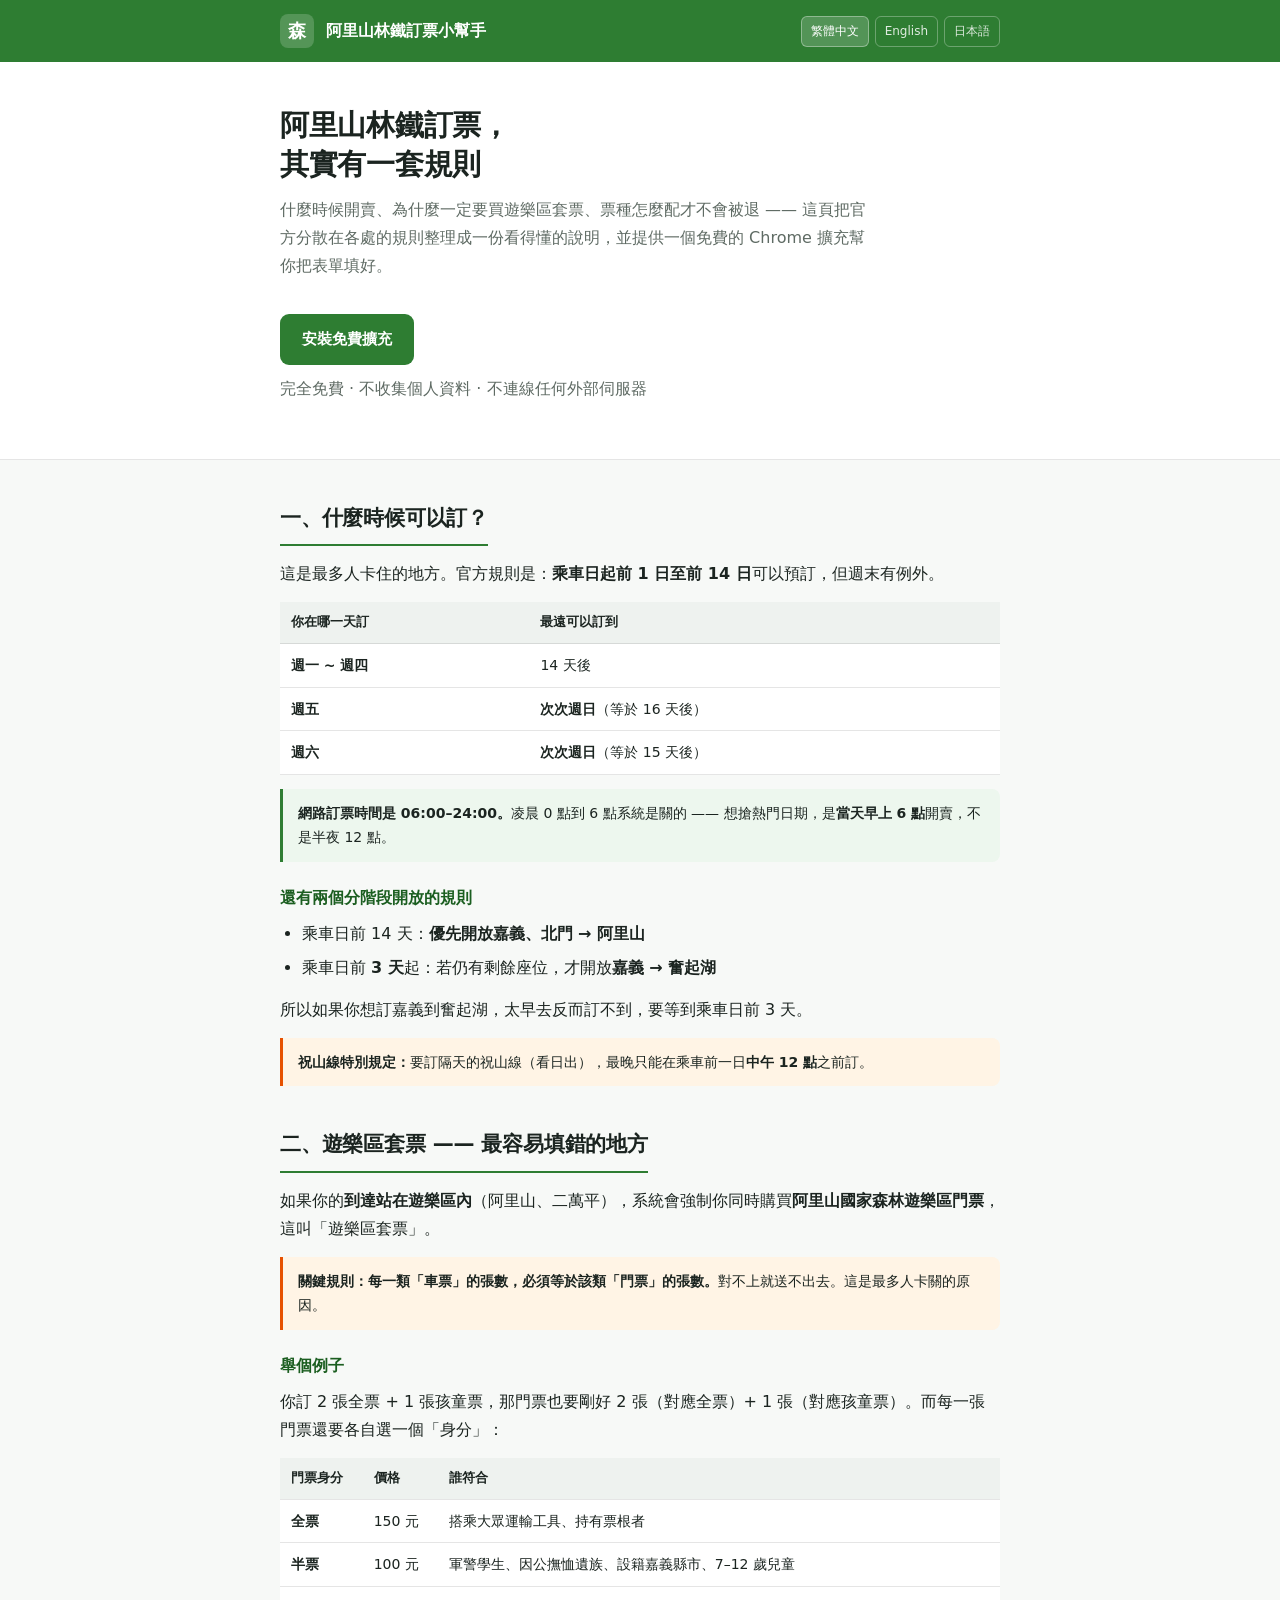
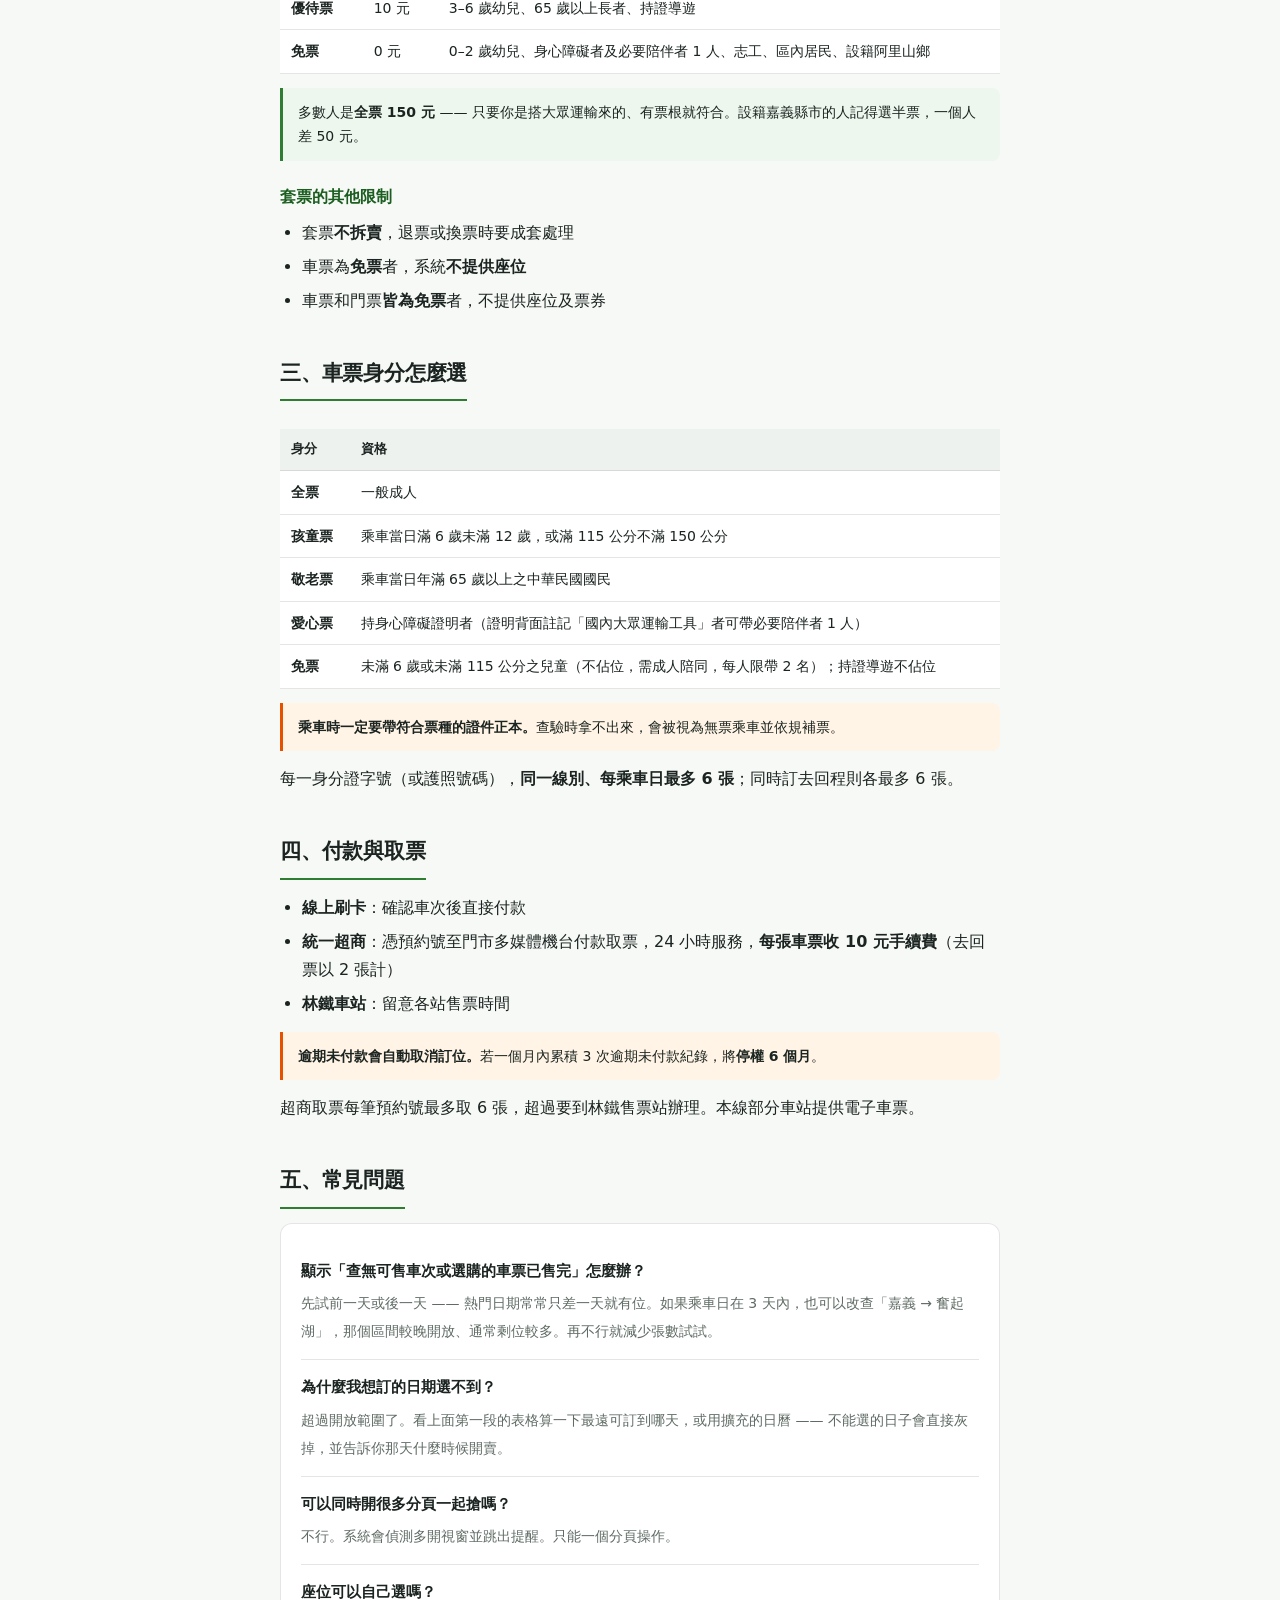
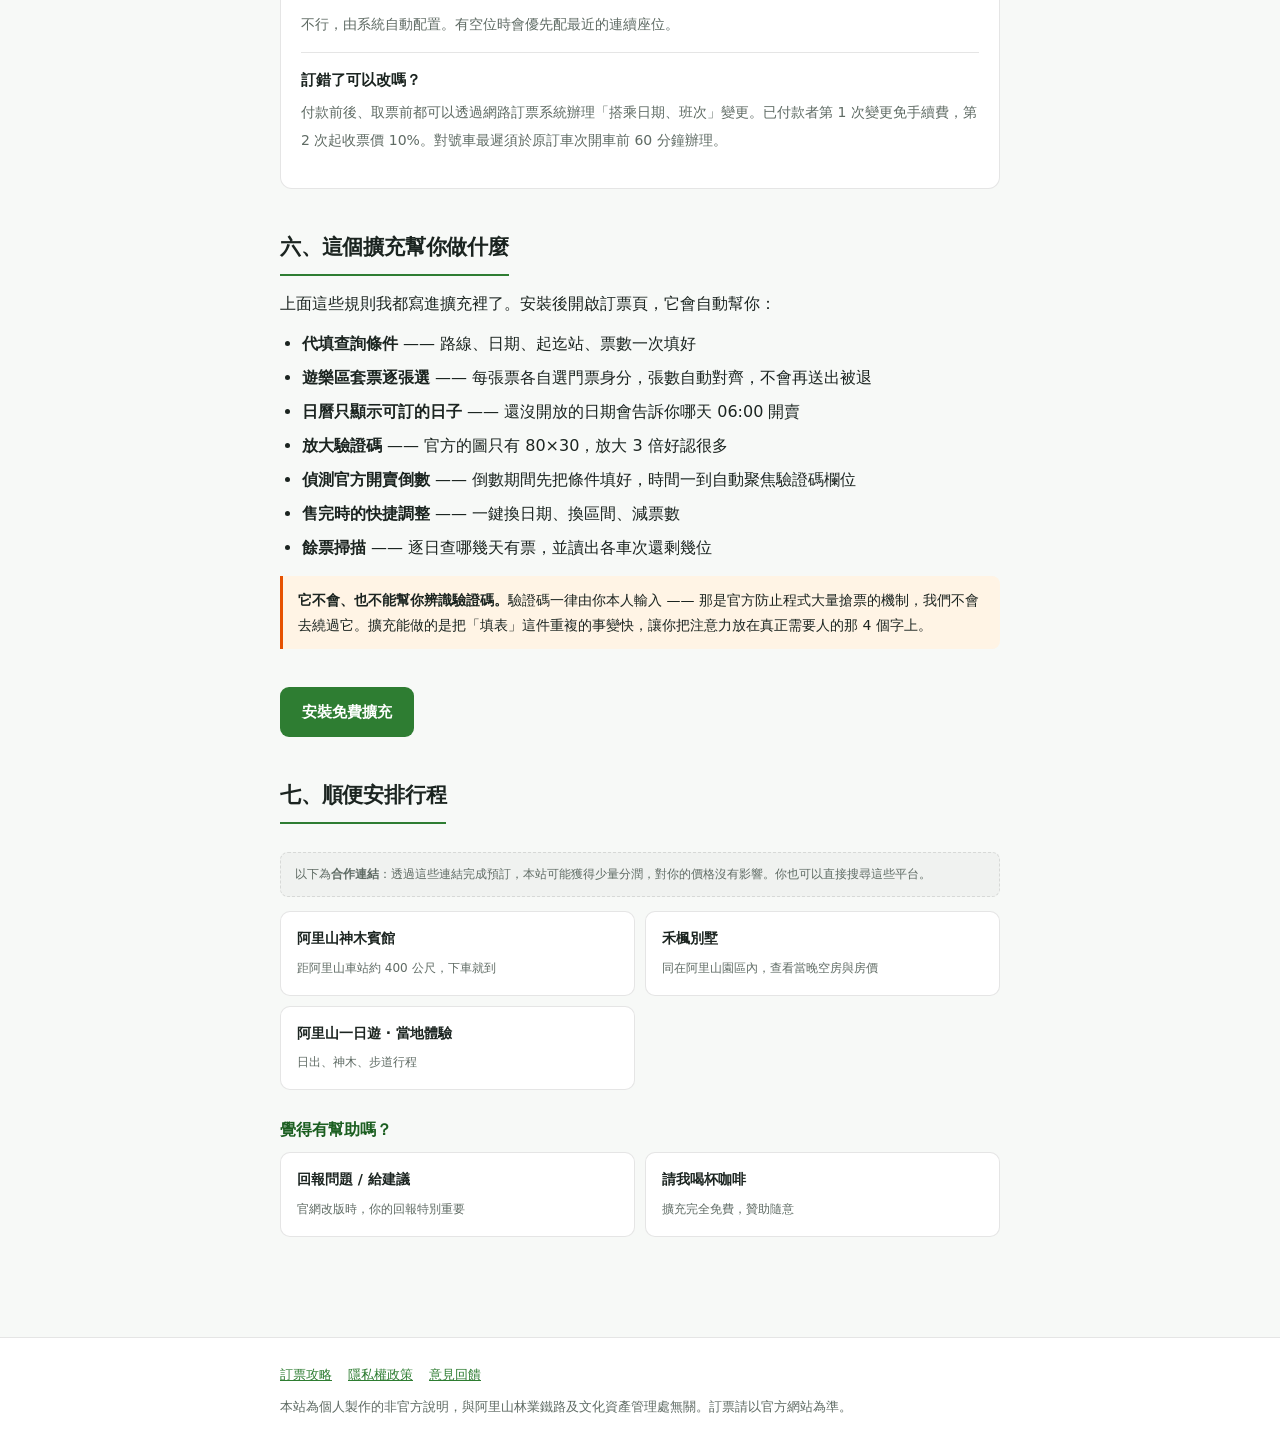
<file: index.html>
<!DOCTYPE html>
<html lang="zh-Hant-TW">
<head>
<meta charset="UTF-8">
<meta name="viewport" content="width=device-width, initial-scale=1">
<title>阿里山林鐵訂票攻略 — 開賣時間、遊樂區套票、票種完整說明</title>
<meta name="description" content="阿里山林業鐵路網路訂票的完整規則：什麼時候開賣、遊樂區套票怎麼配、票種資格與票價，並提供免費的 Chrome 訂票小幫手。">
<link rel="stylesheet" href="style.css">
</head>
<body>
<header><div class="wrap">
  <div class="logo">森</div>
  <div class="site">阿里山林鐵訂票小幫手</div>
  <nav><a href="" aria-current="page">繁體中文</a><a href="en/">English</a><a href="ja/">日本語</a></nav>
</div></header>

<div class="hero"><div class="wrap">
  <h1>阿里山林鐵訂票，<br>其實有一套規則</h1>
  <p>什麼時候開賣、為什麼一定要買遊樂區套票、票種怎麼配才不會被退 —— 這頁把官方分散在各處的規則整理成一份看得懂的說明，並提供一個免費的 Chrome 擴充幫你把表單填好。</p>
  <a class="cta" href="https://chromewebstore.google.com/" target="_blank" rel="noopener noreferrer">安裝免費擴充</a>
  <p class="cta-note">完全免費 · 不收集個人資料 · 不連線任何外部伺服器</p>
</div></div>

<main><div class="wrap">

<section id="when">
<h2>一、什麼時候可以訂？</h2>
<p>這是最多人卡住的地方。官方規則是：<strong>乘車日起前 1 日至前 14 日</strong>可以預訂，但週末有例外。</p>
<table>
<tr><th>你在哪一天訂</th><th>最遠可以訂到</th></tr>
<tr><td>週一 ~ 週四</td><td>14 天後</td></tr>
<tr><td>週五</td><td><strong>次次週日</strong>（等於 16 天後）</td></tr>
<tr><td>週六</td><td><strong>次次週日</strong>（等於 15 天後）</td></tr>
</table>
<div class="tip"><strong>網路訂票時間是 06:00–24:00。</strong>凌晨 0 點到 6 點系統是關的 —— 想搶熱門日期，是<strong>當天早上 6 點</strong>開賣，不是半夜 12 點。</div>
<h3>還有兩個分階段開放的規則</h3>
<ul>
<li>乘車日前 14 天：<strong>優先開放嘉義、北門 → 阿里山</strong></li>
<li>乘車日前 <strong>3 天</strong>起：若仍有剩餘座位，才開放<strong>嘉義 → 奮起湖</strong></li>
</ul>
<p>所以如果你想訂嘉義到奮起湖，太早去反而訂不到，要等到乘車日前 3 天。</p>
<div class="note"><strong>祝山線特別規定：</strong>要訂隔天的祝山線（看日出），最晚只能在乘車前一日<strong>中午 12 點</strong>之前訂。</div>
</section>

<section id="package">
<h2>二、遊樂區套票 —— 最容易填錯的地方</h2>
<p>如果你的<strong>到達站在遊樂區內</strong>（阿里山、二萬平），系統會強制你同時購買<strong>阿里山國家森林遊樂區門票</strong>，這叫「遊樂區套票」。</p>
<div class="note"><strong>關鍵規則：每一類「車票」的張數，必須等於該類「門票」的張數。</strong>對不上就送不出去。這是最多人卡關的原因。</div>
<h3>舉個例子</h3>
<p>你訂 2 張全票 + 1 張孩童票，那門票也要剛好 2 張（對應全票）+ 1 張（對應孩童票）。而每一張門票還要各自選一個「身分」：</p>
<table>
<tr><th>門票身分</th><th>價格</th><th>誰符合</th></tr>
<tr><td>全票</td><td>150 元</td><td>搭乘大眾運輸工具、持有票根者</td></tr>
<tr><td>半票</td><td>100 元</td><td>軍警學生、因公撫恤遺族、設籍嘉義縣市、7–12 歲兒童</td></tr>
<tr><td>優待票</td><td>10 元</td><td>3–6 歲幼兒、65 歲以上長者、持證導遊</td></tr>
<tr><td>免票</td><td>0 元</td><td>0–2 歲幼兒、身心障礙者及必要陪伴者 1 人、志工、區內居民、設籍阿里山鄉</td></tr>
</table>
<div class="tip">多數人是<strong>全票 150 元</strong> —— 只要你是搭大眾運輸來的、有票根就符合。設籍嘉義縣市的人記得選半票，一個人差 50 元。</div>
<h3>套票的其他限制</h3>
<ul>
<li>套票<strong>不拆賣</strong>，退票或換票時要成套處理</li>
<li>車票為<strong>免票</strong>者，系統<strong>不提供座位</strong></li>
<li>車票和門票<strong>皆為免票</strong>者，不提供座位及票券</li>
</ul>
</section>

<section id="tickets">
<h2>三、車票身分怎麼選</h2>
<table>
<tr><th>身分</th><th>資格</th></tr>
<tr><td>全票</td><td>一般成人</td></tr>
<tr><td>孩童票</td><td>乘車當日滿 6 歲未滿 12 歲，或滿 115 公分不滿 150 公分</td></tr>
<tr><td>敬老票</td><td>乘車當日年滿 65 歲以上之中華民國國民</td></tr>
<tr><td>愛心票</td><td>持身心障礙證明者（證明背面註記「國內大眾運輸工具」者可帶必要陪伴者 1 人）</td></tr>
<tr><td>免票</td><td>未滿 6 歲或未滿 115 公分之兒童（不佔位，需成人陪同，每人限帶 2 名）；持證導遊不佔位</td></tr>
</table>
<div class="note"><strong>乘車時一定要帶符合票種的證件正本。</strong>查驗時拿不出來，會被視為無票乘車並依規補票。</div>
<p>每一身分證字號（或護照號碼），<strong>同一線別、每乘車日最多 6 張</strong>；同時訂去回程則各最多 6 張。</p>
</section>

<section id="pay">
<h2>四、付款與取票</h2>
<ul>
<li><strong>線上刷卡</strong>：確認車次後直接付款</li>
<li><strong>統一超商</strong>：憑預約號至門市多媒體機台付款取票，24 小時服務，<strong>每張車票收 10 元手續費</strong>（去回票以 2 張計）</li>
<li><strong>林鐵車站</strong>：留意各站售票時間</li>
</ul>
<div class="note"><strong>逾期未付款會自動取消訂位。</strong>若一個月內累積 3 次逾期未付款紀錄，將<strong>停權 6 個月</strong>。</div>
<p>超商取票每筆預約號最多取 6 張，超過要到林鐵售票站辦理。本線部分車站提供電子車票。</p>
</section>

<section id="faq">
<h2>五、常見問題</h2>
<div class="card">
<div class="faq"><b>顯示「查無可售車次或選購的車票已售完」怎麼辦？</b>
<span>先試前一天或後一天 —— 熱門日期常常只差一天就有位。如果乘車日在 3 天內，也可以改查「嘉義 → 奮起湖」，那個區間較晚開放、通常剩位較多。再不行就減少張數試試。</span></div>
<div class="faq"><b>為什麼我想訂的日期選不到？</b>
<span>超過開放範圍了。看上面第一段的表格算一下最遠可訂到哪天，或用擴充的日曆 —— 不能選的日子會直接灰掉，並告訴你那天什麼時候開賣。</span></div>
<div class="faq"><b>可以同時開很多分頁一起搶嗎？</b>
<span>不行。系統會偵測多開視窗並跳出提醒。只能一個分頁操作。</span></div>
<div class="faq"><b>座位可以自己選嗎？</b>
<span>不行，由系統自動配置。有空位時會優先配最近的連續座位。</span></div>
<div class="faq"><b>訂錯了可以改嗎？</b>
<span>付款前後、取票前都可以透過網路訂票系統辦理「搭乘日期、班次」變更。已付款者第 1 次變更免手續費，第 2 次起收票價 10%。對號車最遲須於原訂車次開車前 60 分鐘辦理。</span></div>
</div>
</section>

<section id="ext">
<h2>六、這個擴充幫你做什麼</h2>
<p>上面這些規則我都寫進擴充裡了。安裝後開啟訂票頁，它會自動幫你：</p>
<ul>
<li><strong>代填查詢條件</strong> —— 路線、日期、起迄站、票數一次填好</li>
<li><strong>遊樂區套票逐張選</strong> —— 每張票各自選門票身分，張數自動對齊，不會再送出被退</li>
<li><strong>日曆只顯示可訂的日子</strong> —— 還沒開放的日期會告訴你哪天 06:00 開賣</li>
<li><strong>放大驗證碼</strong> —— 官方的圖只有 80×30，放大 3 倍好認很多</li>
<li><strong>偵測官方開賣倒數</strong> —— 倒數期間先把條件填好，時間一到自動聚焦驗證碼欄位</li>
<li><strong>售完時的快捷調整</strong> —— 一鍵換日期、換區間、減票數</li>
<li><strong>餘票掃描</strong> —— 逐日查哪幾天有票，並讀出各車次還剩幾位</li>
</ul>
<div class="note"><strong>它不會、也不能幫你辨識驗證碼。</strong>驗證碼一律由你本人輸入 —— 那是官方防止程式大量搶票的機制，我們不會去繞過它。擴充能做的是把「填表」這件重複的事變快，讓你把注意力放在真正需要人的那 4 個字上。</div>
<p style="margin-top:16px"><a class="cta" href="https://chromewebstore.google.com/" target="_blank" rel="noopener noreferrer">安裝免費擴充</a></p>
</section>

<section id="more">
<h2>七、順便安排行程</h2>
<div class="disclose">以下為<strong>合作連結</strong>：透過這些連結完成預訂，本站可能獲得少量分潤，對你的價格沒有影響。你也可以直接搜尋這些平台。</div>
<div class="links">
  <a href="https://tw.trip.com/hotels/chiayi-county-hotel-detail-1229576/alishan-shermuh-international-tourist-hotel/?Allianceid=9409583&SID=325182901&trip_sub1=web&trip_sub3=D18799279&curr=TWD" target="_blank" rel="noopener noreferrer"><b>阿里山神木賓館</b><span>距阿里山車站約 400 公尺，下車就到</span></a>
  <a href="https://tw.trip.com/hotels/chiayi-county-hotel-detail-1303945/ho-fong-villa-hotel/?Allianceid=9409583&SID=325182901&trip_sub1=web&trip_sub3=D18799279&curr=TWD" target="_blank" rel="noopener noreferrer"><b>禾楓別墅</b><span>同在阿里山園區內，查看當晚空房與房價</span></a>
  <a href="https://tw.trip.com/things-to-do/list?searchkey=5152&searchtype=1&Allianceid=9409583&SID=325182901&trip_sub1=web&trip_sub3=D18798999&curr=TWD" target="_blank" rel="noopener noreferrer"><b>阿里山一日遊 · 當地體驗</b><span>日出、神木、步道行程</span></a>
</div>
<h3 style="margin-top:26px">覺得有幫助嗎？</h3>
<div class="links">
  <a href="https://forms.gle/dLrvJ3eKrvngnvsg6" target="_blank" rel="noopener noreferrer"><b>回報問題 / 給建議</b><span>官網改版時，你的回報特別重要</span></a>
  <a href="https://ko-fi.com/traingogogo" target="_blank" rel="noopener noreferrer"><b>請我喝杯咖啡</b><span>擴充完全免費，贊助隨意</span></a>
</div>
</section>

</div></main>

<footer><div class="wrap">
  <div class="row">
    <a href="">訂票攻略</a>
    <a href="privacy.html">隱私權政策</a>
    <a href="https://forms.gle/dLrvJ3eKrvngnvsg6" target="_blank" rel="noopener noreferrer">意見回饋</a>
  </div>
  <div>本站為個人製作的非官方說明，與阿里山林業鐵路及文化資產管理處無關。訂票請以官方網站為準。</div>
</div></footer>
</body>
</html>
</file>
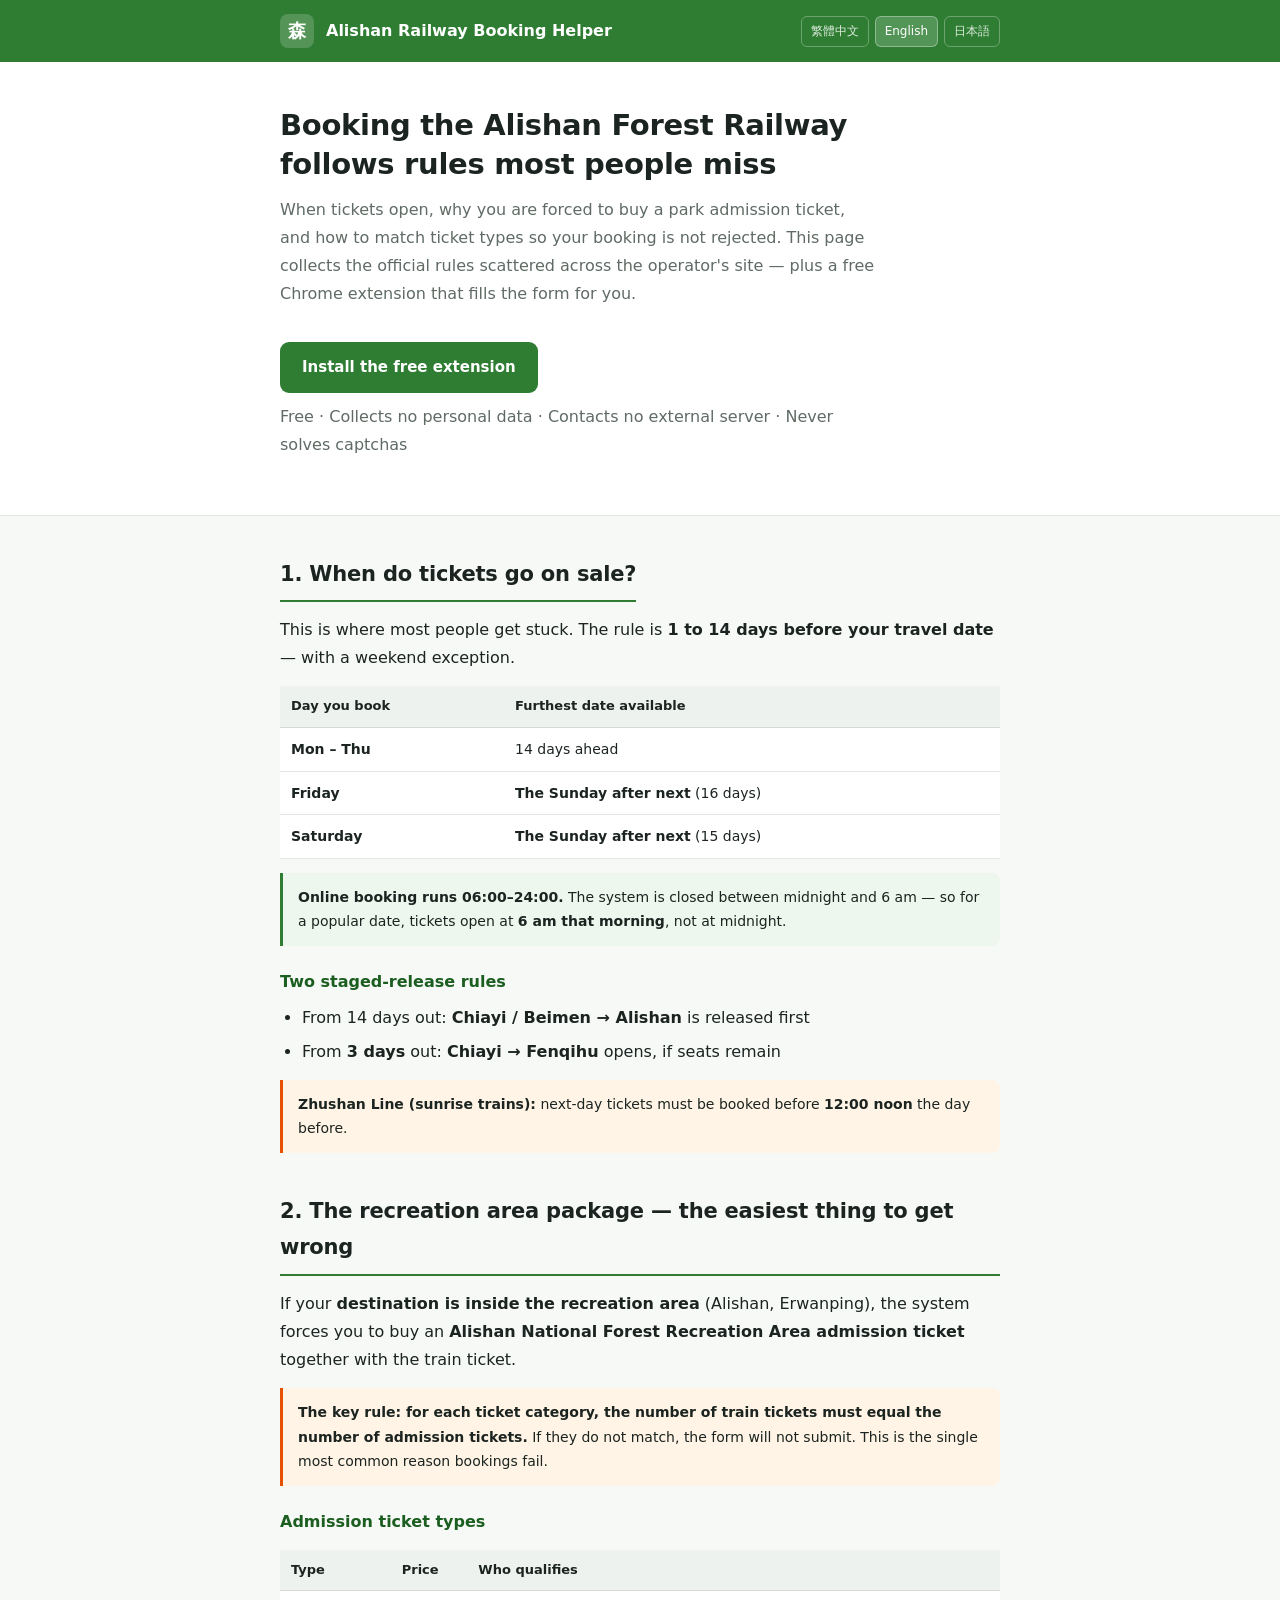
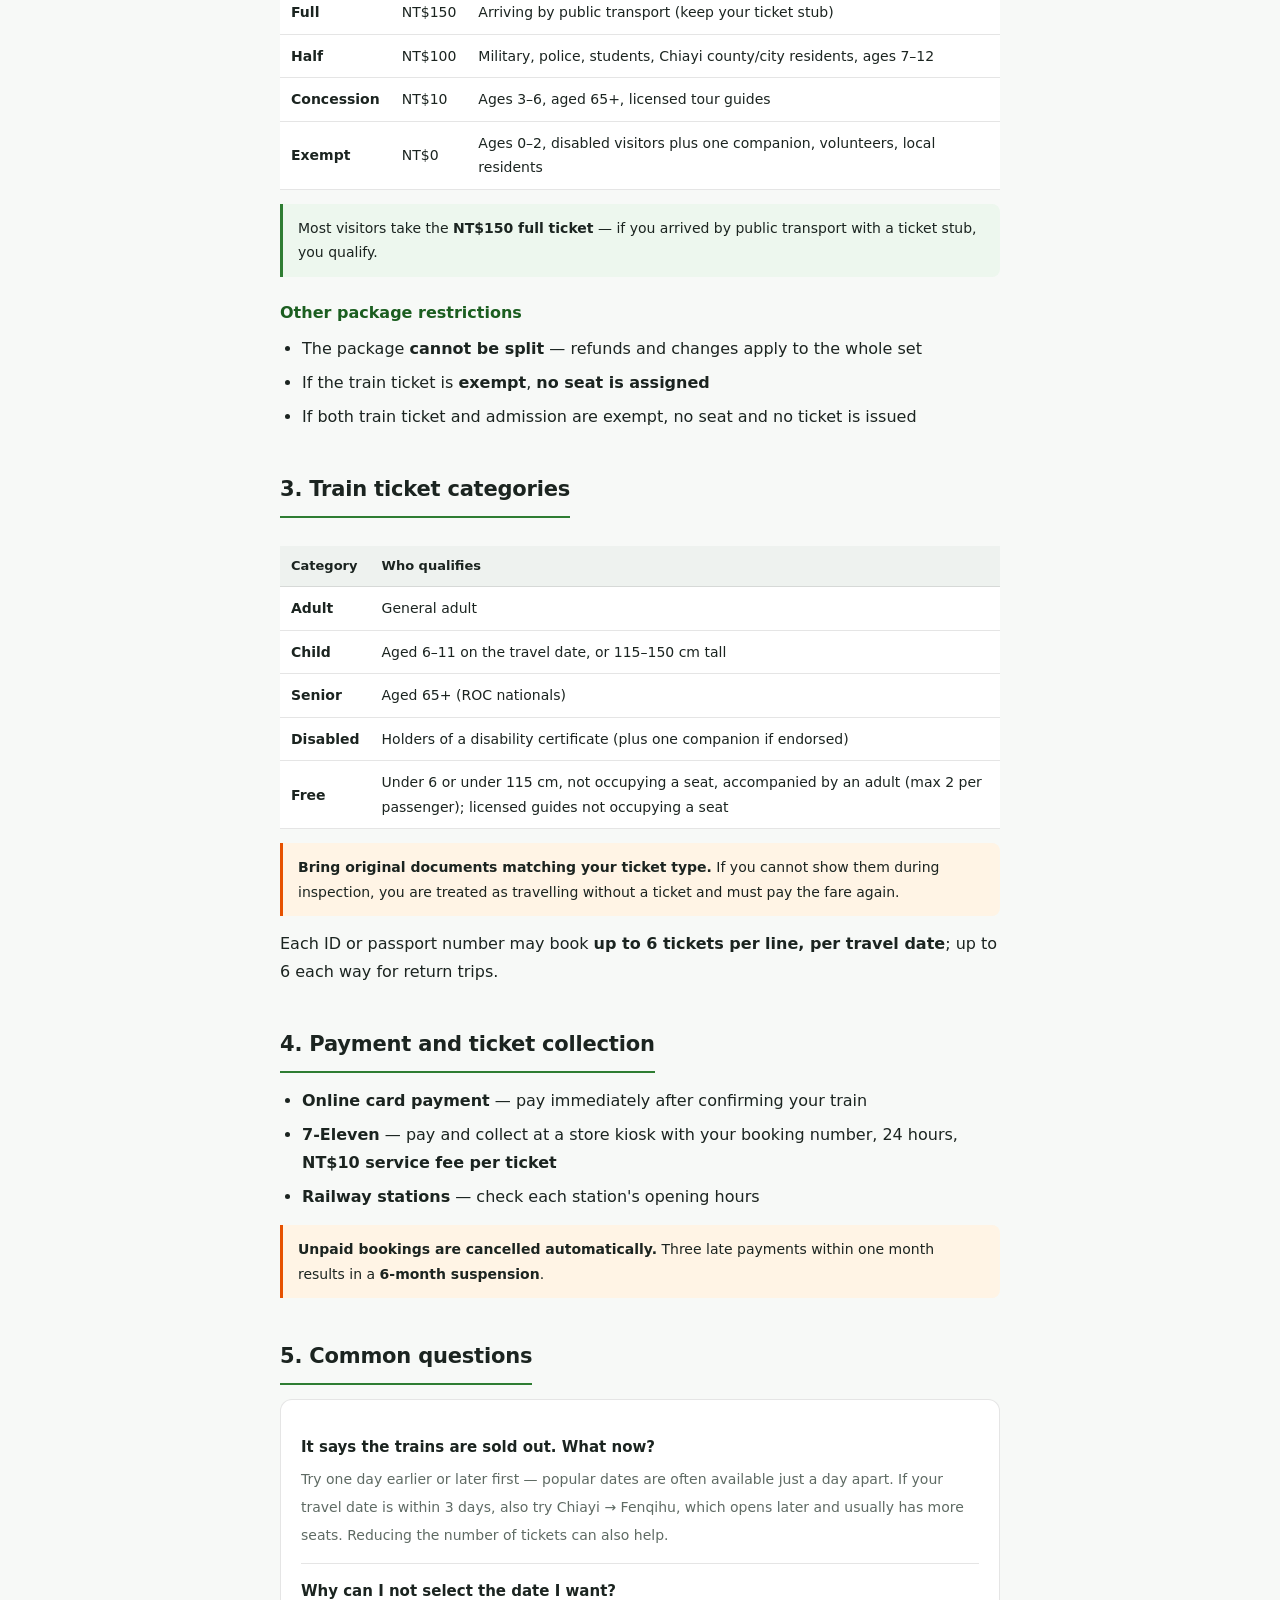
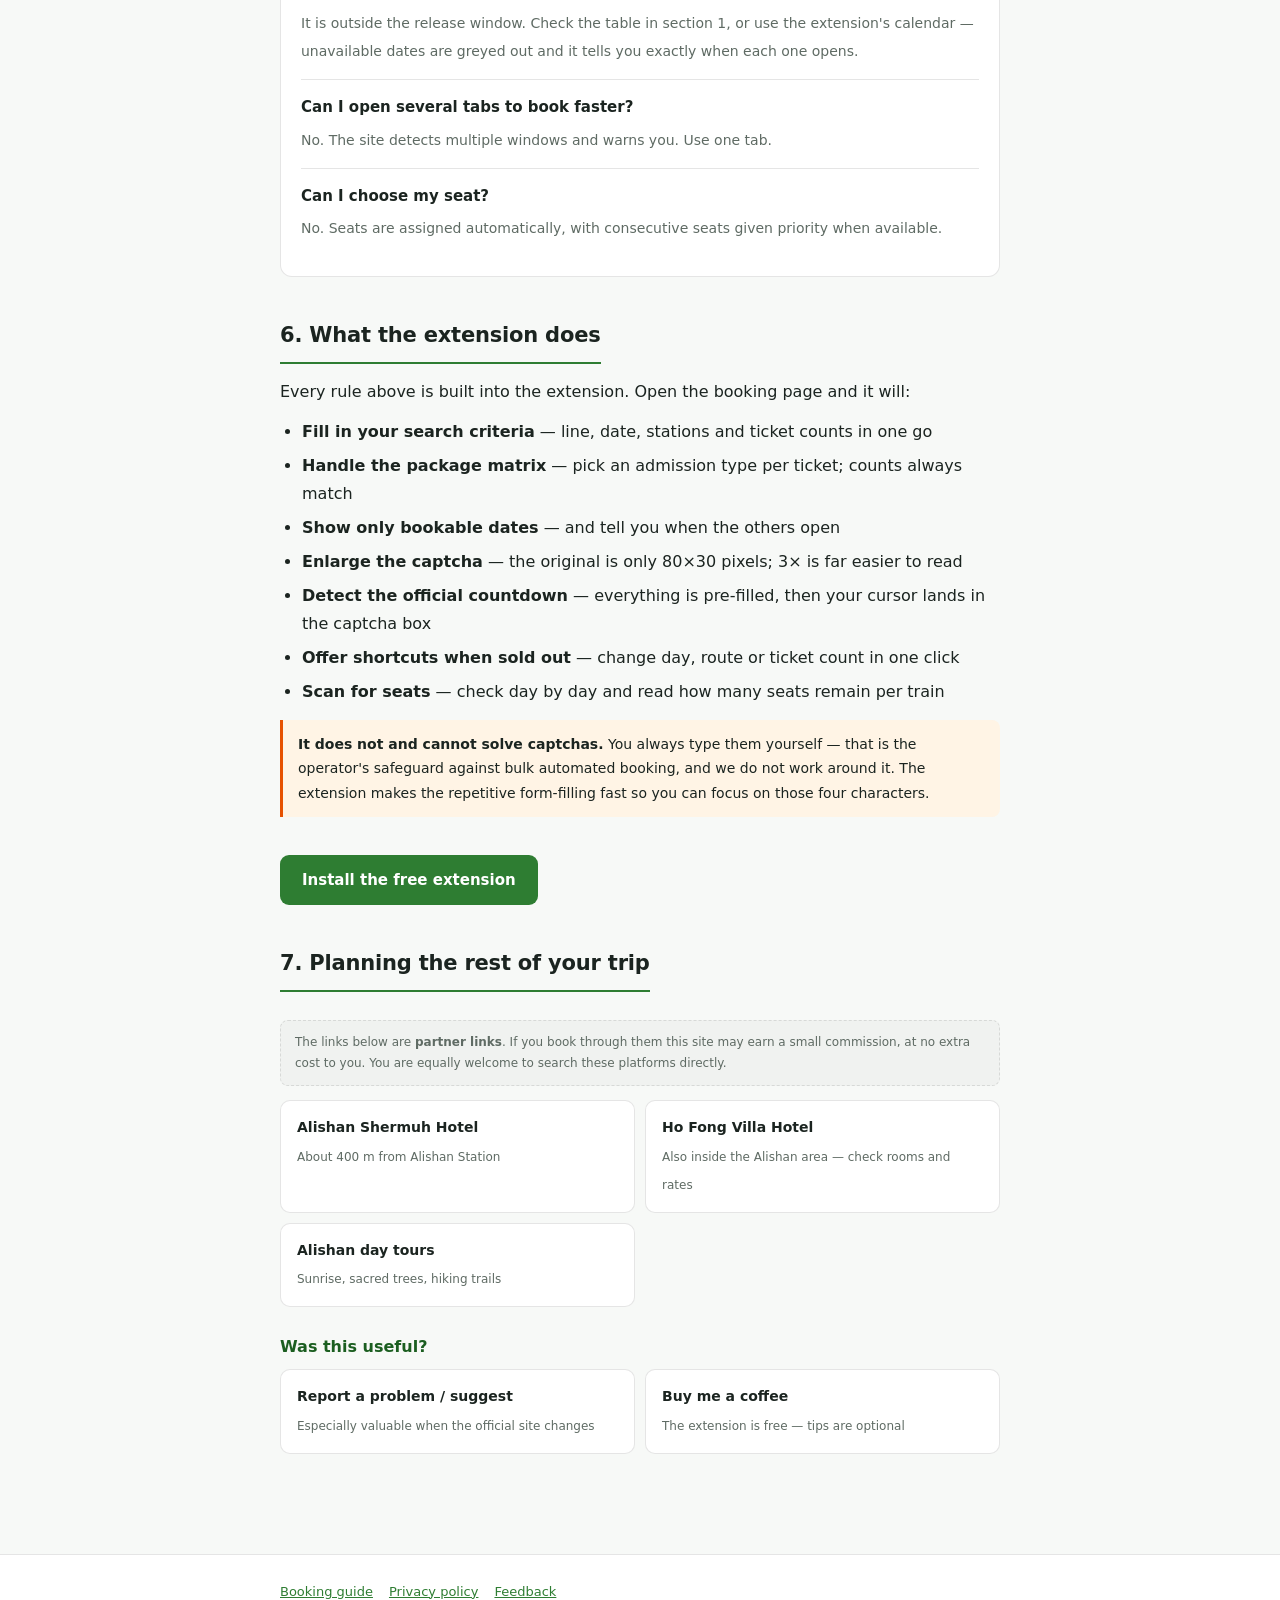
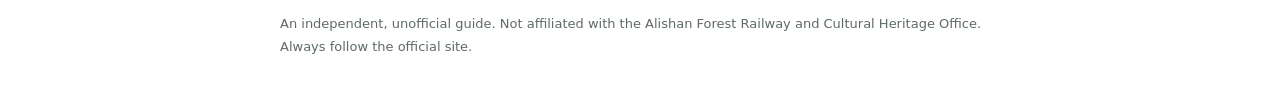
<file: en/index.html>
<!DOCTYPE html>
<html lang="en">
<head>
<meta charset="UTF-8">
<meta name="viewport" content="width=device-width, initial-scale=1">
<title>Alishan Forest Railway booking guide — release times, package tickets, ticket types</title>
<meta name="description" content="The complete rules for booking the Alishan Forest Railway online: when tickets open, how the recreation area package works, ticket types and prices, plus a free Chrome extension.">
<link rel="stylesheet" href="../style.css">
</head>
<body>
<header><div class="wrap">
  <div class="logo">森</div>
  <div class="site">Alishan Railway Booking Helper</div>
  <nav><a href="../">繁體中文</a><a href="../en/" aria-current="page">English</a><a href="../ja/">日本語</a></nav>
</div></header>

<div class="hero"><div class="wrap">
  <h1>Booking the Alishan Forest Railway<br>follows rules most people miss</h1>
  <p>When tickets open, why you are forced to buy a park admission ticket, and how to match ticket types so your booking is not rejected. This page collects the official rules scattered across the operator's site — plus a free Chrome extension that fills the form for you.</p>
  <a class="cta" href="https://chromewebstore.google.com/" target="_blank" rel="noopener noreferrer">Install the free extension</a>
  <p class="cta-note">Free · Collects no personal data · Contacts no external server · Never solves captchas</p>
</div></div>

<main><div class="wrap">

<section id="when">
<h2>1. When do tickets go on sale?</h2>
<p>This is where most people get stuck. The rule is <strong>1 to 14 days before your travel date</strong> — with a weekend exception.</p>
<table>
<tr><th>Day you book</th><th>Furthest date available</th></tr>
<tr><td>Mon – Thu</td><td>14 days ahead</td></tr>
<tr><td>Friday</td><td><strong>The Sunday after next</strong> (16 days)</td></tr>
<tr><td>Saturday</td><td><strong>The Sunday after next</strong> (15 days)</td></tr>
</table>
<div class="tip"><strong>Online booking runs 06:00–24:00.</strong> The system is closed between midnight and 6 am — so for a popular date, tickets open at <strong>6 am that morning</strong>, not at midnight.</div>
<h3>Two staged-release rules</h3>
<ul>
<li>From 14 days out: <strong>Chiayi / Beimen → Alishan</strong> is released first</li>
<li>From <strong>3 days</strong> out: <strong>Chiayi → Fenqihu</strong> opens, if seats remain</li>
</ul>
<div class="note"><strong>Zhushan Line (sunrise trains):</strong> next-day tickets must be booked before <strong>12:00 noon</strong> the day before.</div>
</section>

<section id="package">
<h2>2. The recreation area package — the easiest thing to get wrong</h2>
<p>If your <strong>destination is inside the recreation area</strong> (Alishan, Erwanping), the system forces you to buy an <strong>Alishan National Forest Recreation Area admission ticket</strong> together with the train ticket.</p>
<div class="note"><strong>The key rule: for each ticket category, the number of train tickets must equal the number of admission tickets.</strong> If they do not match, the form will not submit. This is the single most common reason bookings fail.</div>
<h3>Admission ticket types</h3>
<table>
<tr><th>Type</th><th>Price</th><th>Who qualifies</th></tr>
<tr><td>Full</td><td>NT$150</td><td>Arriving by public transport (keep your ticket stub)</td></tr>
<tr><td>Half</td><td>NT$100</td><td>Military, police, students, Chiayi county/city residents, ages 7–12</td></tr>
<tr><td>Concession</td><td>NT$10</td><td>Ages 3–6, aged 65+, licensed tour guides</td></tr>
<tr><td>Exempt</td><td>NT$0</td><td>Ages 0–2, disabled visitors plus one companion, volunteers, local residents</td></tr>
</table>
<div class="tip">Most visitors take the <strong>NT$150 full ticket</strong> — if you arrived by public transport with a ticket stub, you qualify.</div>
<h3>Other package restrictions</h3>
<ul>
<li>The package <strong>cannot be split</strong> — refunds and changes apply to the whole set</li>
<li>If the train ticket is <strong>exempt</strong>, <strong>no seat is assigned</strong></li>
<li>If both train ticket and admission are exempt, no seat and no ticket is issued</li>
</ul>
</section>

<section id="tickets">
<h2>3. Train ticket categories</h2>
<table>
<tr><th>Category</th><th>Who qualifies</th></tr>
<tr><td>Adult</td><td>General adult</td></tr>
<tr><td>Child</td><td>Aged 6–11 on the travel date, or 115–150 cm tall</td></tr>
<tr><td>Senior</td><td>Aged 65+ (ROC nationals)</td></tr>
<tr><td>Disabled</td><td>Holders of a disability certificate (plus one companion if endorsed)</td></tr>
<tr><td>Free</td><td>Under 6 or under 115 cm, not occupying a seat, accompanied by an adult (max 2 per passenger); licensed guides not occupying a seat</td></tr>
</table>
<div class="note"><strong>Bring original documents matching your ticket type.</strong> If you cannot show them during inspection, you are treated as travelling without a ticket and must pay the fare again.</div>
<p>Each ID or passport number may book <strong>up to 6 tickets per line, per travel date</strong>; up to 6 each way for return trips.</p>
</section>

<section id="pay">
<h2>4. Payment and ticket collection</h2>
<ul>
<li><strong>Online card payment</strong> — pay immediately after confirming your train</li>
<li><strong>7-Eleven</strong> — pay and collect at a store kiosk with your booking number, 24 hours, <strong>NT$10 service fee per ticket</strong></li>
<li><strong>Railway stations</strong> — check each station's opening hours</li>
</ul>
<div class="note"><strong>Unpaid bookings are cancelled automatically.</strong> Three late payments within one month results in a <strong>6-month suspension</strong>.</div>
</section>

<section id="faq">
<h2>5. Common questions</h2>
<div class="card">
<div class="faq"><b>It says the trains are sold out. What now?</b>
<span>Try one day earlier or later first — popular dates are often available just a day apart. If your travel date is within 3 days, also try Chiayi → Fenqihu, which opens later and usually has more seats. Reducing the number of tickets can also help.</span></div>
<div class="faq"><b>Why can I not select the date I want?</b>
<span>It is outside the release window. Check the table in section 1, or use the extension's calendar — unavailable dates are greyed out and it tells you exactly when each one opens.</span></div>
<div class="faq"><b>Can I open several tabs to book faster?</b>
<span>No. The site detects multiple windows and warns you. Use one tab.</span></div>
<div class="faq"><b>Can I choose my seat?</b>
<span>No. Seats are assigned automatically, with consecutive seats given priority when available.</span></div>
</div>
</section>

<section id="ext">
<h2>6. What the extension does</h2>
<p>Every rule above is built into the extension. Open the booking page and it will:</p>
<ul>
<li><strong>Fill in your search criteria</strong> — line, date, stations and ticket counts in one go</li>
<li><strong>Handle the package matrix</strong> — pick an admission type per ticket; counts always match</li>
<li><strong>Show only bookable dates</strong> — and tell you when the others open</li>
<li><strong>Enlarge the captcha</strong> — the original is only 80×30 pixels; 3× is far easier to read</li>
<li><strong>Detect the official countdown</strong> — everything is pre-filled, then your cursor lands in the captcha box</li>
<li><strong>Offer shortcuts when sold out</strong> — change day, route or ticket count in one click</li>
<li><strong>Scan for seats</strong> — check day by day and read how many seats remain per train</li>
</ul>
<div class="note"><strong>It does not and cannot solve captchas.</strong> You always type them yourself — that is the operator's safeguard against bulk automated booking, and we do not work around it. The extension makes the repetitive form-filling fast so you can focus on those four characters.</div>
<p style="margin-top:16px"><a class="cta" href="https://chromewebstore.google.com/" target="_blank" rel="noopener noreferrer">Install the free extension</a></p>
</section>

<section id="more">
<h2>7. Planning the rest of your trip</h2>
<div class="disclose">The links below are <strong>partner links</strong>. If you book through them this site may earn a small commission, at no extra cost to you. You are equally welcome to search these platforms directly.</div>
<div class="links">
  <a href="https://www.trip.com/hotels/chiayi-county-hotel-detail-1229576/alishan-shermuh-international-tourist-hotel/?Allianceid=9409583&SID=325182901&trip_sub1=web&trip_sub3=D18799279&curr=USD" target="_blank" rel="noopener noreferrer"><b>Alishan Shermuh Hotel</b><span>About 400 m from Alishan Station</span></a>
  <a href="https://www.trip.com/hotels/chiayi-county-hotel-detail-1303945/ho-fong-villa-hotel/?Allianceid=9409583&SID=325182901&trip_sub1=web&trip_sub3=D18799279&curr=USD" target="_blank" rel="noopener noreferrer"><b>Ho Fong Villa Hotel</b><span>Also inside the Alishan area — check rooms and rates</span></a>
  <a href="https://www.trip.com/things-to-do/list?searchkey=5152&searchtype=1&Allianceid=9409583&SID=325182901&trip_sub1=web&trip_sub3=D18798999&curr=USD" target="_blank" rel="noopener noreferrer"><b>Alishan day tours</b><span>Sunrise, sacred trees, hiking trails</span></a>
</div>
<h3 style="margin-top:26px">Was this useful?</h3>
<div class="links">
  <a href="https://forms.gle/dLrvJ3eKrvngnvsg6" target="_blank" rel="noopener noreferrer"><b>Report a problem / suggest</b><span>Especially valuable when the official site changes</span></a>
  <a href="https://ko-fi.com/traingogogo" target="_blank" rel="noopener noreferrer"><b>Buy me a coffee</b><span>The extension is free — tips are optional</span></a>
</div>
</section>

</div></main>

<footer><div class="wrap">
  <div class="row">
    <a href="../en/">Booking guide</a>
    <a href="../en/privacy.html">Privacy policy</a>
    <a href="https://forms.gle/dLrvJ3eKrvngnvsg6" target="_blank" rel="noopener noreferrer">Feedback</a>
  </div>
  <div>An independent, unofficial guide. Not affiliated with the Alishan Forest Railway and Cultural Heritage Office. Always follow the official site.</div>
</div></footer>
</body>
</html>
</file>
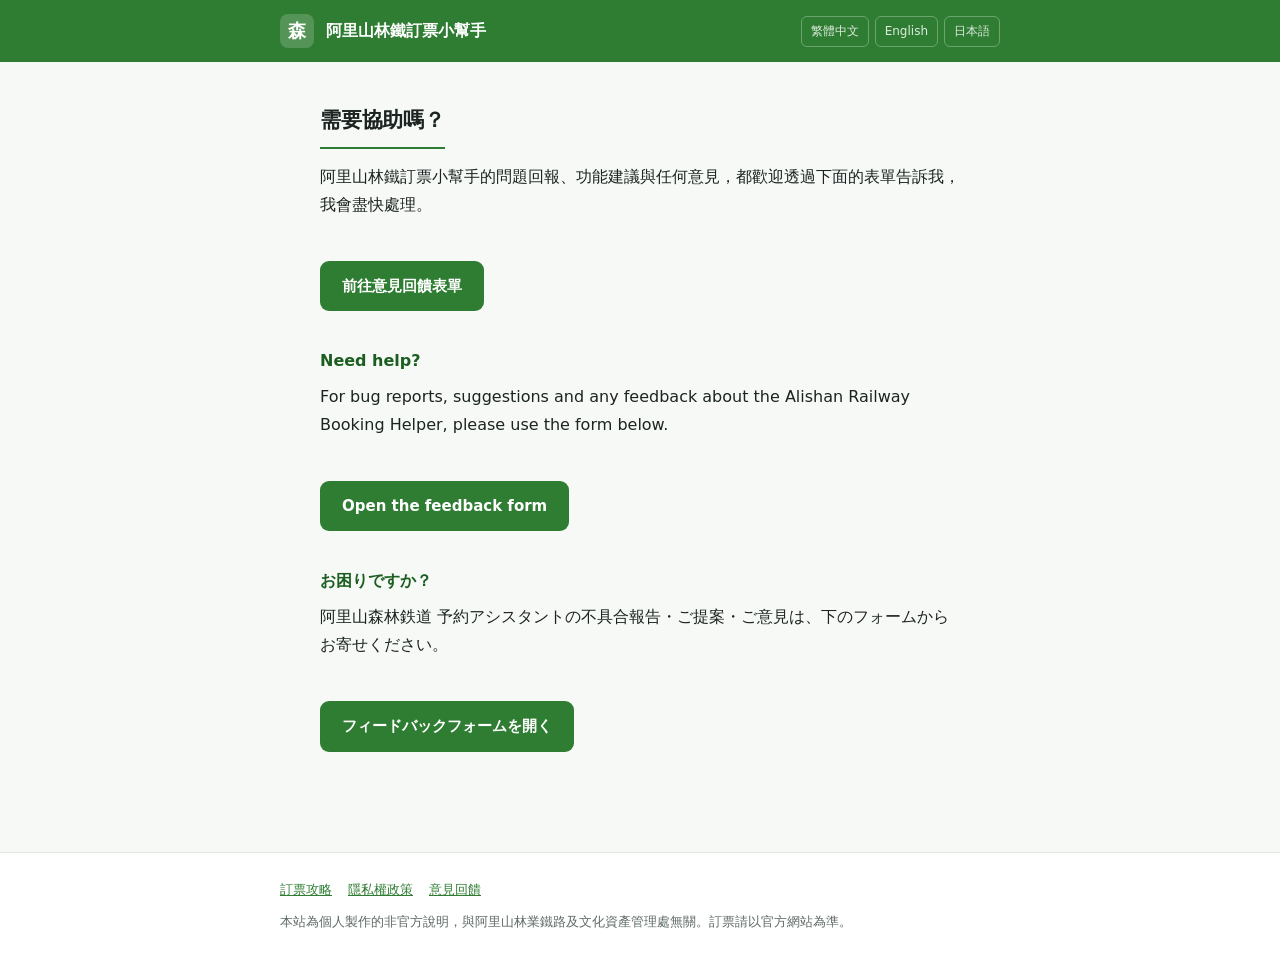
<file: feedback/index.html>
<!DOCTYPE html>
<html lang="zh-Hant-TW">
<head>
<meta charset="UTF-8">
<meta name="viewport" content="width=device-width, initial-scale=1">
<title>支援與意見回饋 / Support &amp; feedback / サポート</title>
<link rel="stylesheet" href="../style.css">
</head>
<body>
<header><div class="wrap">
  <div class="logo">森</div>
  <div class="site">阿里山林鐵訂票小幫手</div>
  <nav><a href="../">繁體中文</a><a href="../en/">English</a><a href="../ja/">日本語</a></nav>
</div></header>
<main><div class="wrap" style="max-width:680px">
<section>
  <h2>需要協助嗎？</h2>
  <p>阿里山林鐵訂票小幫手的問題回報、功能建議與任何意見，都歡迎透過下面的表單告訴我，我會盡快處理。</p>
  <p style="margin:20px 0"><a class="cta" href="https://forms.gle/dLrvJ3eKrvngnvsg6" target="_blank" rel="noopener noreferrer">前往意見回饋表單</a></p>

  <h3 style="margin-top:36px">Need help?</h3>
  <p>For bug reports, suggestions and any feedback about the Alishan Railway Booking Helper, please use the form below.</p>
  <p style="margin:20px 0"><a class="cta" href="https://forms.gle/dLrvJ3eKrvngnvsg6" target="_blank" rel="noopener noreferrer">Open the feedback form</a></p>

  <h3 style="margin-top:36px">お困りですか？</h3>
  <p>阿里山森林鉄道 予約アシスタントの不具合報告・ご提案・ご意見は、下のフォームからお寄せください。</p>
  <p style="margin:20px 0"><a class="cta" href="https://forms.gle/dLrvJ3eKrvngnvsg6" target="_blank" rel="noopener noreferrer">フィードバックフォームを開く</a></p>
</section>
</div></main>
<footer><div class="wrap">
  <div class="row">
    <a href="../">訂票攻略</a>
    <a href="../privacy.html">隱私權政策</a>
    <a href="https://forms.gle/dLrvJ3eKrvngnvsg6" target="_blank" rel="noopener noreferrer">意見回饋</a>
  </div>
  <div>本站為個人製作的非官方說明，與阿里山林業鐵路及文化資產管理處無關。訂票請以官方網站為準。</div>
</div></footer>
</body>
</html>
</file>
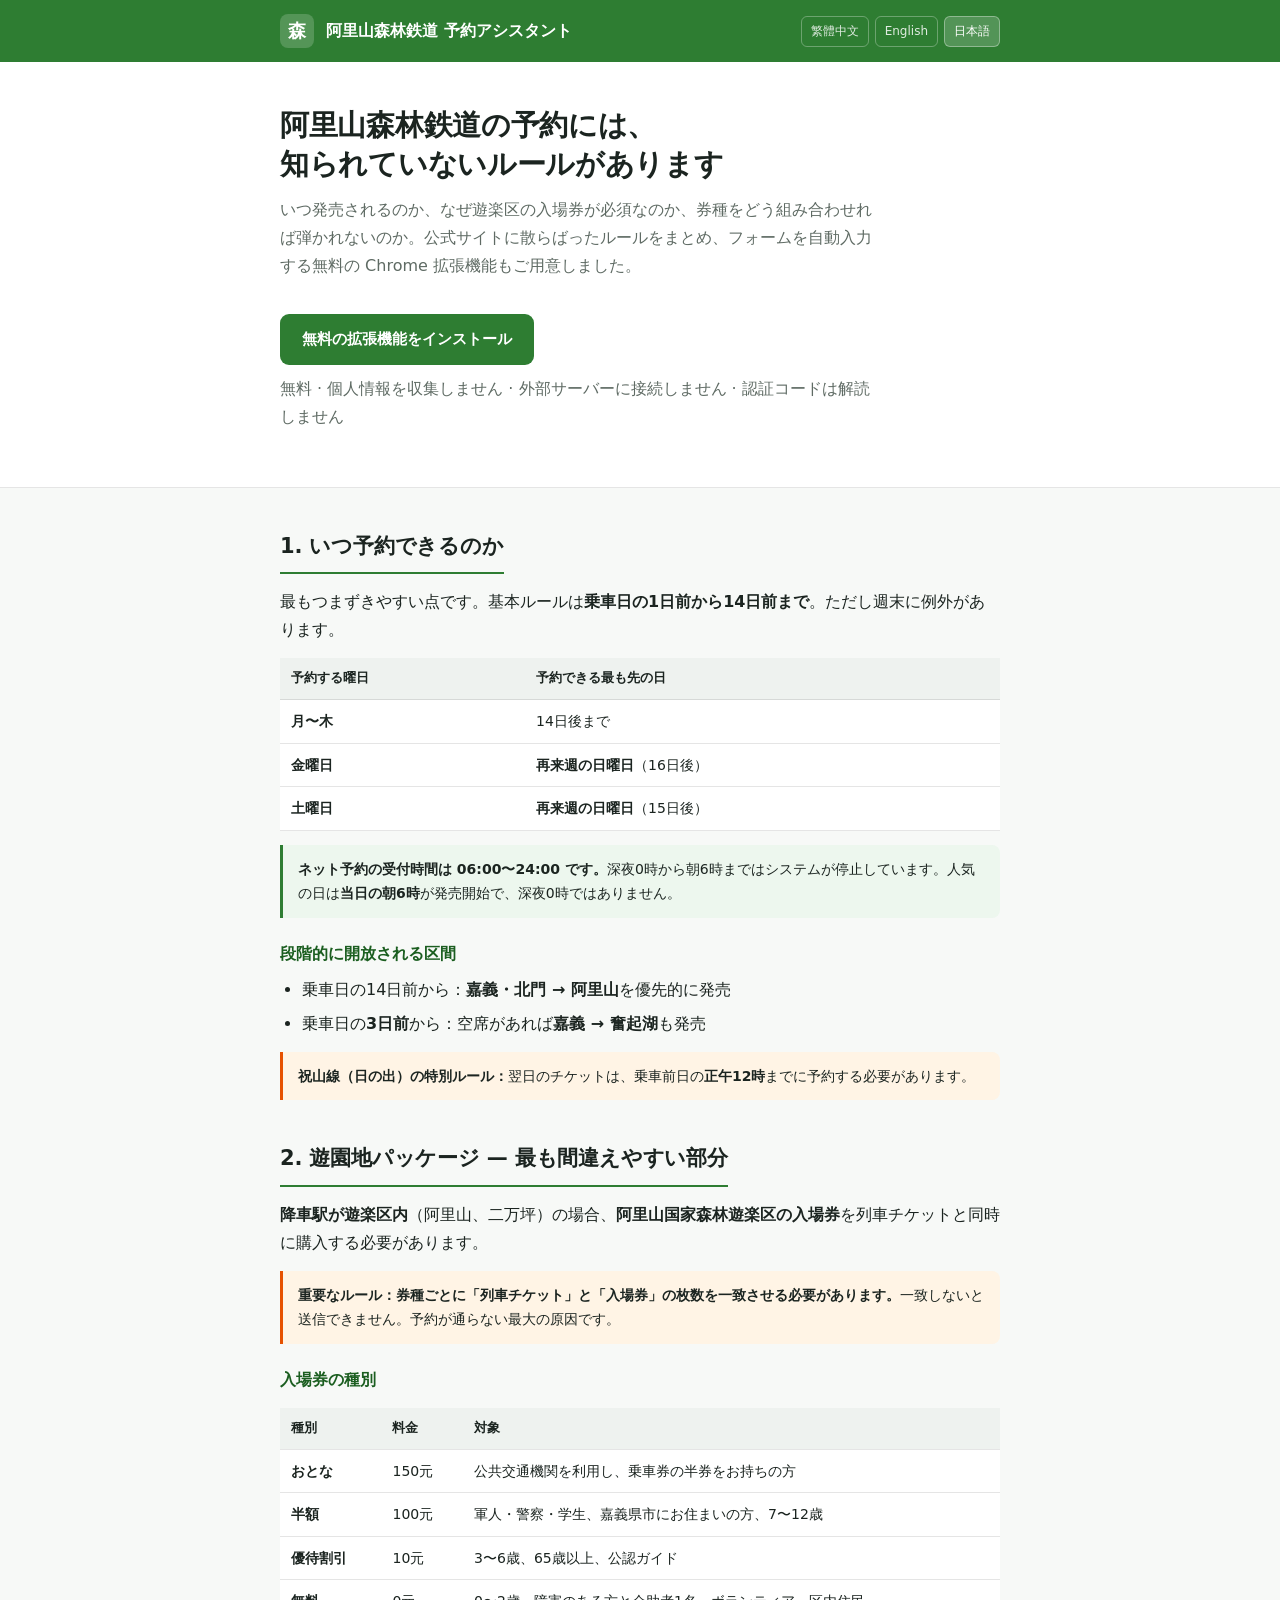
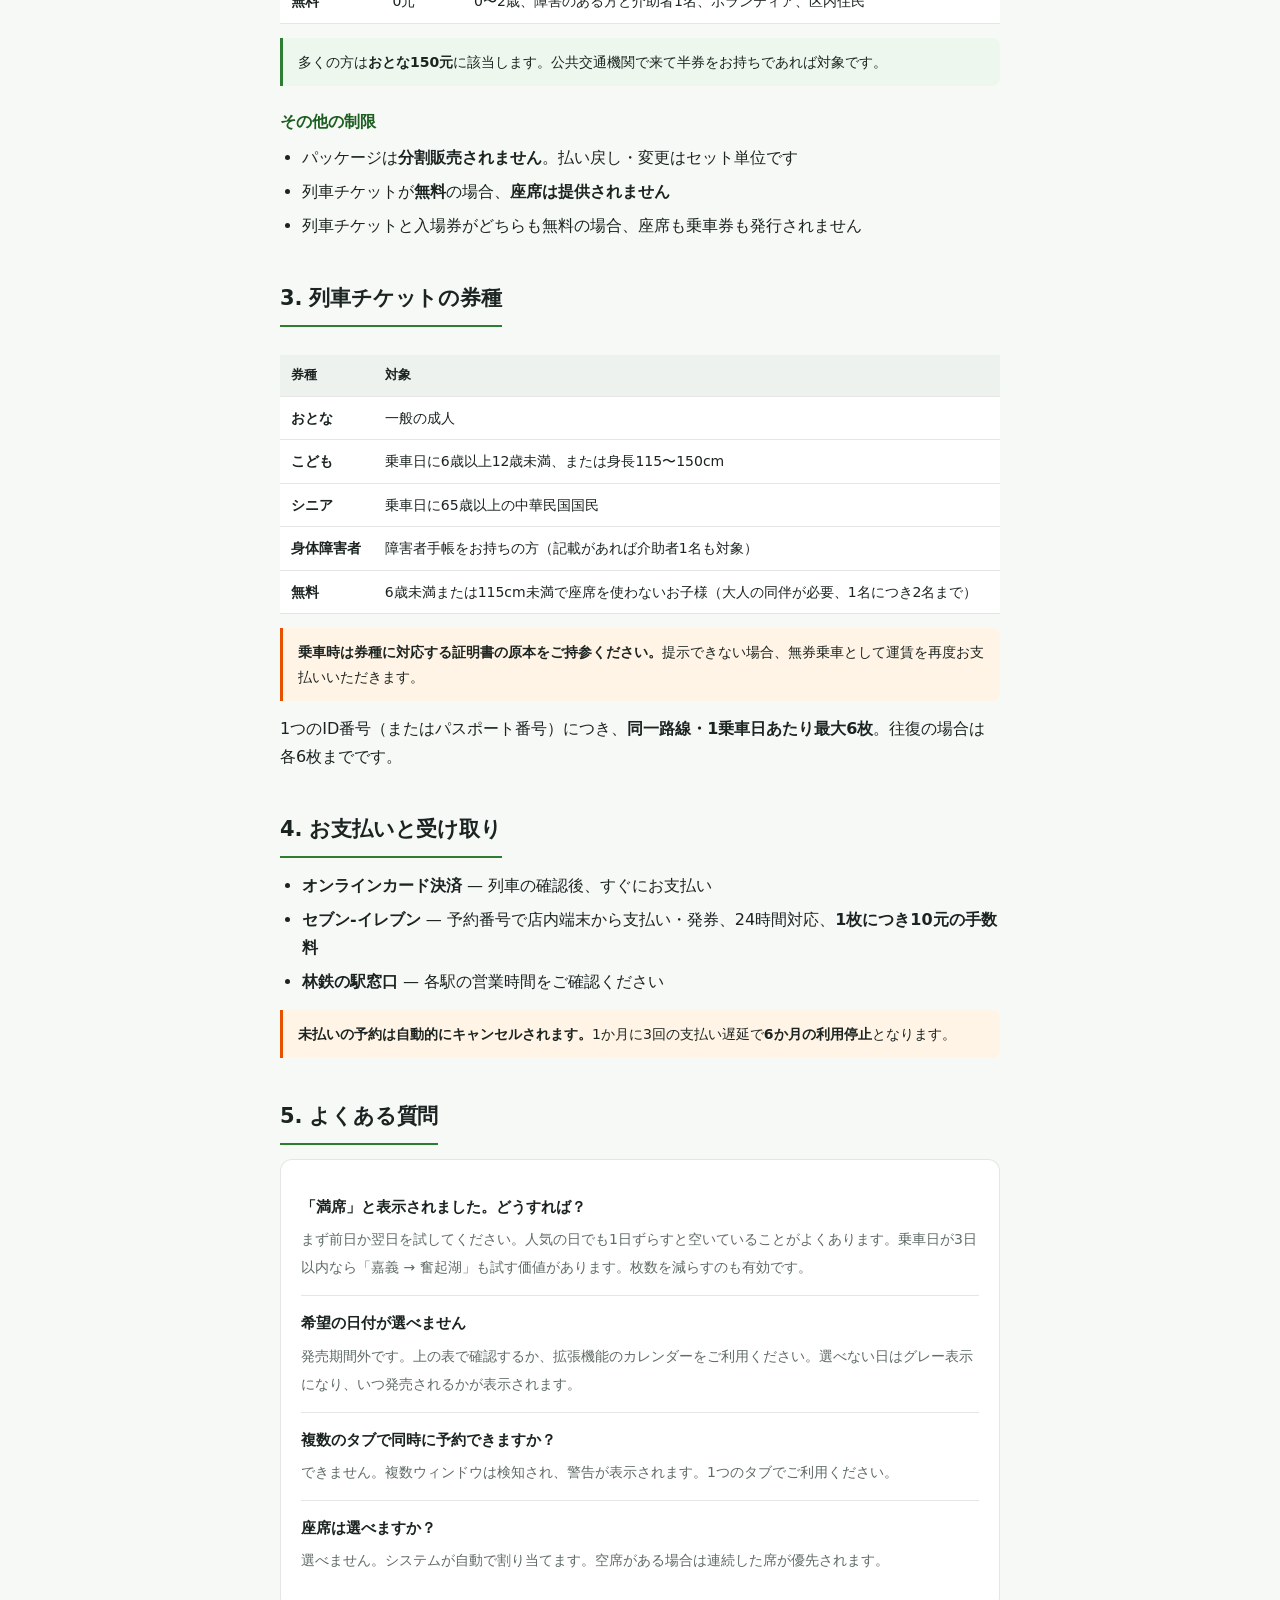
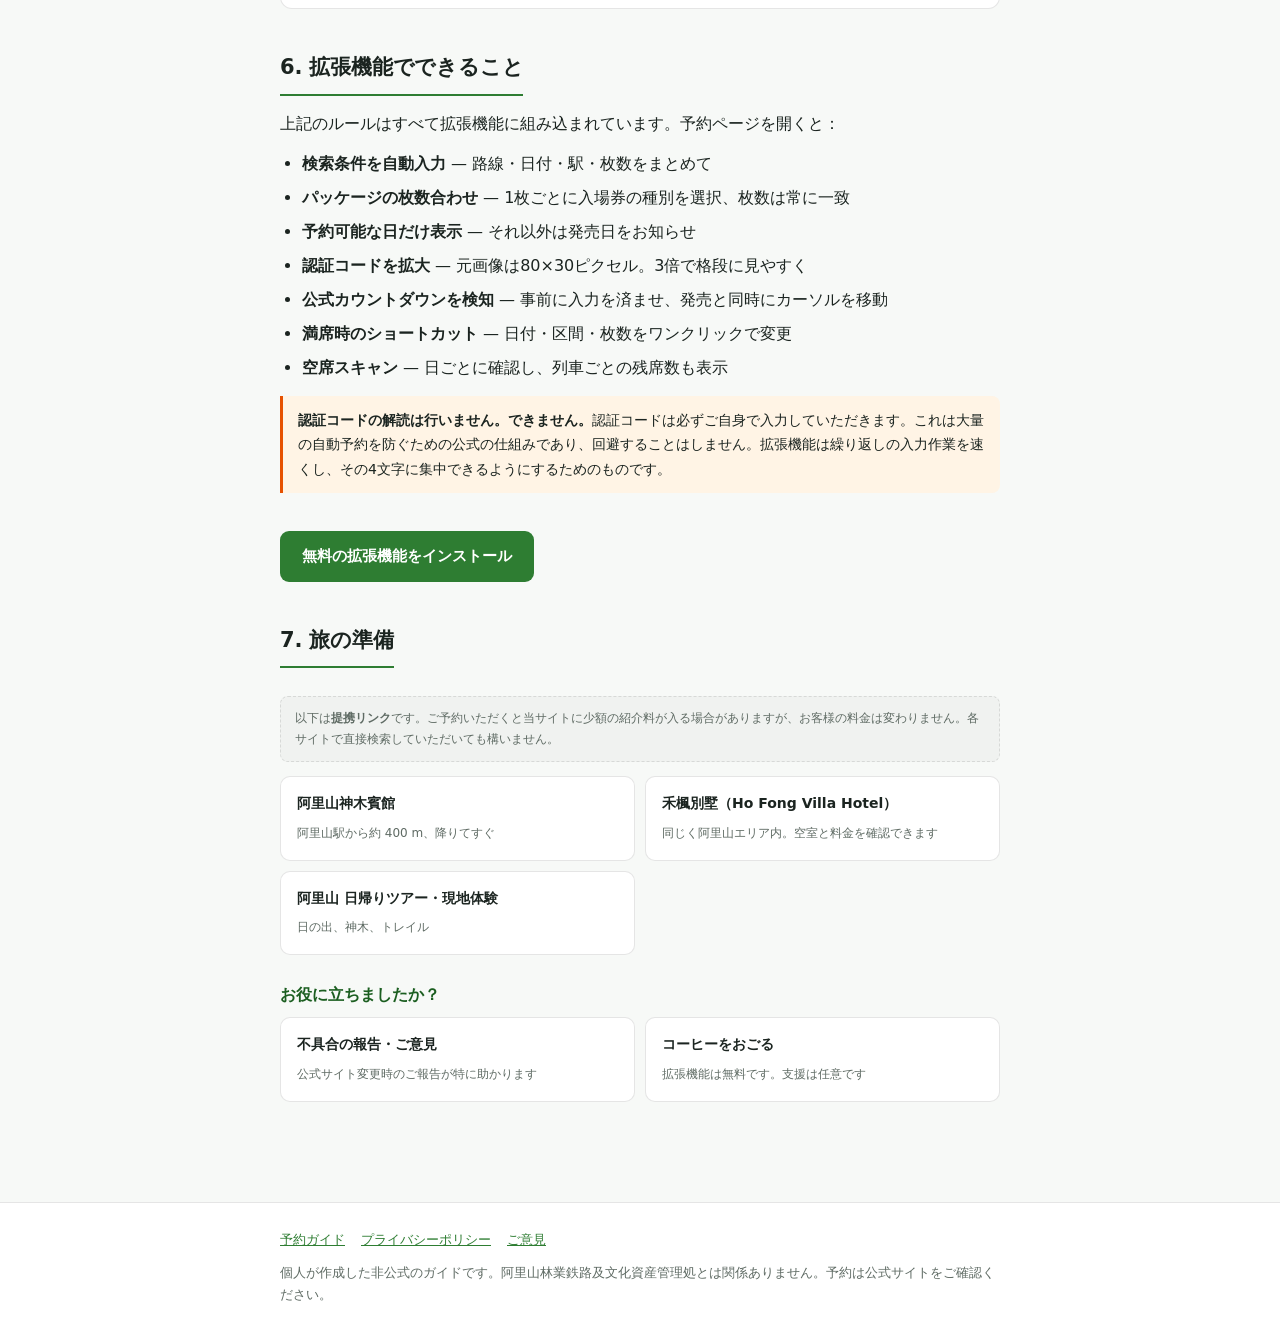
<file: ja/index.html>
<!DOCTYPE html>
<html lang="ja">
<head>
<meta charset="UTF-8">
<meta name="viewport" content="width=device-width, initial-scale=1">
<title>阿里山森林鉄道 予約ガイド — 発売時刻・遊園地パッケージ・券種の完全解説</title>
<meta name="description" content="阿里山森林鉄道のネット予約の全ルール：いつ発売されるか、遊園地パッケージの仕組み、券種と料金。無料の Chrome 拡張機能もご紹介。">
<link rel="stylesheet" href="../style.css">
</head>
<body>
<header><div class="wrap">
  <div class="logo">森</div>
  <div class="site">阿里山森林鉄道 予約アシスタント</div>
  <nav><a href="../">繁體中文</a><a href="../en/">English</a><a href="../ja/" aria-current="page">日本語</a></nav>
</div></header>

<div class="hero"><div class="wrap">
  <h1>阿里山森林鉄道の予約には、<br>知られていないルールがあります</h1>
  <p>いつ発売されるのか、なぜ遊楽区の入場券が必須なのか、券種をどう組み合わせれば弾かれないのか。公式サイトに散らばったルールをまとめ、フォームを自動入力する無料の Chrome 拡張機能もご用意しました。</p>
  <a class="cta" href="https://chromewebstore.google.com/" target="_blank" rel="noopener noreferrer">無料の拡張機能をインストール</a>
  <p class="cta-note">無料 · 個人情報を収集しません · 外部サーバーに接続しません · 認証コードは解読しません</p>
</div></div>

<main><div class="wrap">

<section id="when">
<h2>1. いつ予約できるのか</h2>
<p>最もつまずきやすい点です。基本ルールは<strong>乗車日の1日前から14日前まで</strong>。ただし週末に例外があります。</p>
<table>
<tr><th>予約する曜日</th><th>予約できる最も先の日</th></tr>
<tr><td>月〜木</td><td>14日後まで</td></tr>
<tr><td>金曜日</td><td><strong>再来週の日曜日</strong>（16日後）</td></tr>
<tr><td>土曜日</td><td><strong>再来週の日曜日</strong>（15日後）</td></tr>
</table>
<div class="tip"><strong>ネット予約の受付時間は 06:00〜24:00 です。</strong>深夜0時から朝6時まではシステムが停止しています。人気の日は<strong>当日の朝6時</strong>が発売開始で、深夜0時ではありません。</div>
<h3>段階的に開放される区間</h3>
<ul>
<li>乗車日の14日前から：<strong>嘉義・北門 → 阿里山</strong>を優先的に発売</li>
<li>乗車日の<strong>3日前</strong>から：空席があれば<strong>嘉義 → 奮起湖</strong>も発売</li>
</ul>
<div class="note"><strong>祝山線（日の出）の特別ルール：</strong>翌日のチケットは、乗車前日の<strong>正午12時</strong>までに予約する必要があります。</div>
</section>

<section id="package">
<h2>2. 遊園地パッケージ — 最も間違えやすい部分</h2>
<p><strong>降車駅が遊楽区内</strong>（阿里山、二万坪）の場合、<strong>阿里山国家森林遊楽区の入場券</strong>を列車チケットと同時に購入する必要があります。</p>
<div class="note"><strong>重要なルール：券種ごとに「列車チケット」と「入場券」の枚数を一致させる必要があります。</strong>一致しないと送信できません。予約が通らない最大の原因です。</div>
<h3>入場券の種別</h3>
<table>
<tr><th>種別</th><th>料金</th><th>対象</th></tr>
<tr><td>おとな</td><td>150元</td><td>公共交通機関を利用し、乗車券の半券をお持ちの方</td></tr>
<tr><td>半額</td><td>100元</td><td>軍人・警察・学生、嘉義県市にお住まいの方、7〜12歳</td></tr>
<tr><td>優待割引</td><td>10元</td><td>3〜6歳、65歳以上、公認ガイド</td></tr>
<tr><td>無料</td><td>0元</td><td>0〜2歳、障害のある方と介助者1名、ボランティア、区内住民</td></tr>
</table>
<div class="tip">多くの方は<strong>おとな150元</strong>に該当します。公共交通機関で来て半券をお持ちであれば対象です。</div>
<h3>その他の制限</h3>
<ul>
<li>パッケージは<strong>分割販売されません</strong>。払い戻し・変更はセット単位です</li>
<li>列車チケットが<strong>無料</strong>の場合、<strong>座席は提供されません</strong></li>
<li>列車チケットと入場券がどちらも無料の場合、座席も乗車券も発行されません</li>
</ul>
</section>

<section id="tickets">
<h2>3. 列車チケットの券種</h2>
<table>
<tr><th>券種</th><th>対象</th></tr>
<tr><td>おとな</td><td>一般の成人</td></tr>
<tr><td>こども</td><td>乗車日に6歳以上12歳未満、または身長115〜150cm</td></tr>
<tr><td>シニア</td><td>乗車日に65歳以上の中華民国国民</td></tr>
<tr><td>身体障害者</td><td>障害者手帳をお持ちの方（記載があれば介助者1名も対象）</td></tr>
<tr><td>無料</td><td>6歳未満または115cm未満で座席を使わないお子様（大人の同伴が必要、1名につき2名まで）</td></tr>
</table>
<div class="note"><strong>乗車時は券種に対応する証明書の原本をご持参ください。</strong>提示できない場合、無券乗車として運賃を再度お支払いいただきます。</div>
<p>1つのID番号（またはパスポート番号）につき、<strong>同一路線・1乗車日あたり最大6枚</strong>。往復の場合は各6枚までです。</p>
</section>

<section id="pay">
<h2>4. お支払いと受け取り</h2>
<ul>
<li><strong>オンラインカード決済</strong> — 列車の確認後、すぐにお支払い</li>
<li><strong>セブン-イレブン</strong> — 予約番号で店内端末から支払い・発券、24時間対応、<strong>1枚につき10元の手数料</strong></li>
<li><strong>林鉄の駅窓口</strong> — 各駅の営業時間をご確認ください</li>
</ul>
<div class="note"><strong>未払いの予約は自動的にキャンセルされます。</strong>1か月に3回の支払い遅延で<strong>6か月の利用停止</strong>となります。</div>
</section>

<section id="faq">
<h2>5. よくある質問</h2>
<div class="card">
<div class="faq"><b>「満席」と表示されました。どうすれば？</b>
<span>まず前日か翌日を試してください。人気の日でも1日ずらすと空いていることがよくあります。乗車日が3日以内なら「嘉義 → 奮起湖」も試す価値があります。枚数を減らすのも有効です。</span></div>
<div class="faq"><b>希望の日付が選べません</b>
<span>発売期間外です。上の表で確認するか、拡張機能のカレンダーをご利用ください。選べない日はグレー表示になり、いつ発売されるかが表示されます。</span></div>
<div class="faq"><b>複数のタブで同時に予約できますか？</b>
<span>できません。複数ウィンドウは検知され、警告が表示されます。1つのタブでご利用ください。</span></div>
<div class="faq"><b>座席は選べますか？</b>
<span>選べません。システムが自動で割り当てます。空席がある場合は連続した席が優先されます。</span></div>
</div>
</section>

<section id="ext">
<h2>6. 拡張機能でできること</h2>
<p>上記のルールはすべて拡張機能に組み込まれています。予約ページを開くと：</p>
<ul>
<li><strong>検索条件を自動入力</strong> — 路線・日付・駅・枚数をまとめて</li>
<li><strong>パッケージの枚数合わせ</strong> — 1枚ごとに入場券の種別を選択、枚数は常に一致</li>
<li><strong>予約可能な日だけ表示</strong> — それ以外は発売日をお知らせ</li>
<li><strong>認証コードを拡大</strong> — 元画像は80×30ピクセル。3倍で格段に見やすく</li>
<li><strong>公式カウントダウンを検知</strong> — 事前に入力を済ませ、発売と同時にカーソルを移動</li>
<li><strong>満席時のショートカット</strong> — 日付・区間・枚数をワンクリックで変更</li>
<li><strong>空席スキャン</strong> — 日ごとに確認し、列車ごとの残席数も表示</li>
</ul>
<div class="note"><strong>認証コードの解読は行いません。できません。</strong>認証コードは必ずご自身で入力していただきます。これは大量の自動予約を防ぐための公式の仕組みであり、回避することはしません。拡張機能は繰り返しの入力作業を速くし、その4文字に集中できるようにするためのものです。</div>
<p style="margin-top:16px"><a class="cta" href="https://chromewebstore.google.com/" target="_blank" rel="noopener noreferrer">無料の拡張機能をインストール</a></p>
</section>

<section id="more">
<h2>7. 旅の準備</h2>
<div class="disclose">以下は<strong>提携リンク</strong>です。ご予約いただくと当サイトに少額の紹介料が入る場合がありますが、お客様の料金は変わりません。各サイトで直接検索していただいても構いません。</div>
<div class="links">
  <a href="https://jp.trip.com/hotels/chiayi-county-hotel-detail-1229576/alishan-shermuh-international-tourist-hotel/?Allianceid=9409583&SID=325182901&trip_sub1=web&trip_sub3=D18799279&curr=JPY" target="_blank" rel="noopener noreferrer"><b>阿里山神木賓館</b><span>阿里山駅から約 400 m、降りてすぐ</span></a>
  <a href="https://jp.trip.com/hotels/chiayi-county-hotel-detail-1303945/ho-fong-villa-hotel/?Allianceid=9409583&SID=325182901&trip_sub1=web&trip_sub3=D18799279&curr=JPY" target="_blank" rel="noopener noreferrer"><b>禾楓別墅（Ho Fong Villa Hotel）</b><span>同じく阿里山エリア内。空室と料金を確認できます</span></a>
  <a href="https://jp.trip.com/things-to-do/list?searchkey=5152&searchtype=1&Allianceid=9409583&SID=325182901&trip_sub1=web&trip_sub3=D18798999&curr=JPY" target="_blank" rel="noopener noreferrer"><b>阿里山 日帰りツアー・現地体験</b><span>日の出、神木、トレイル</span></a>
</div>
<h3 style="margin-top:26px">お役に立ちましたか？</h3>
<div class="links">
  <a href="https://forms.gle/dLrvJ3eKrvngnvsg6" target="_blank" rel="noopener noreferrer"><b>不具合の報告・ご意見</b><span>公式サイト変更時のご報告が特に助かります</span></a>
  <a href="https://ko-fi.com/traingogogo" target="_blank" rel="noopener noreferrer"><b>コーヒーをおごる</b><span>拡張機能は無料です。支援は任意です</span></a>
</div>
</section>

</div></main>

<footer><div class="wrap">
  <div class="row">
    <a href="../ja/">予約ガイド</a>
    <a href="../ja/privacy.html">プライバシーポリシー</a>
    <a href="https://forms.gle/dLrvJ3eKrvngnvsg6" target="_blank" rel="noopener noreferrer">ご意見</a>
  </div>
  <div>個人が作成した非公式のガイドです。阿里山林業鉄路及文化資産管理処とは関係ありません。予約は公式サイトをご確認ください。</div>
</div></footer>
</body>
</html>
</file>
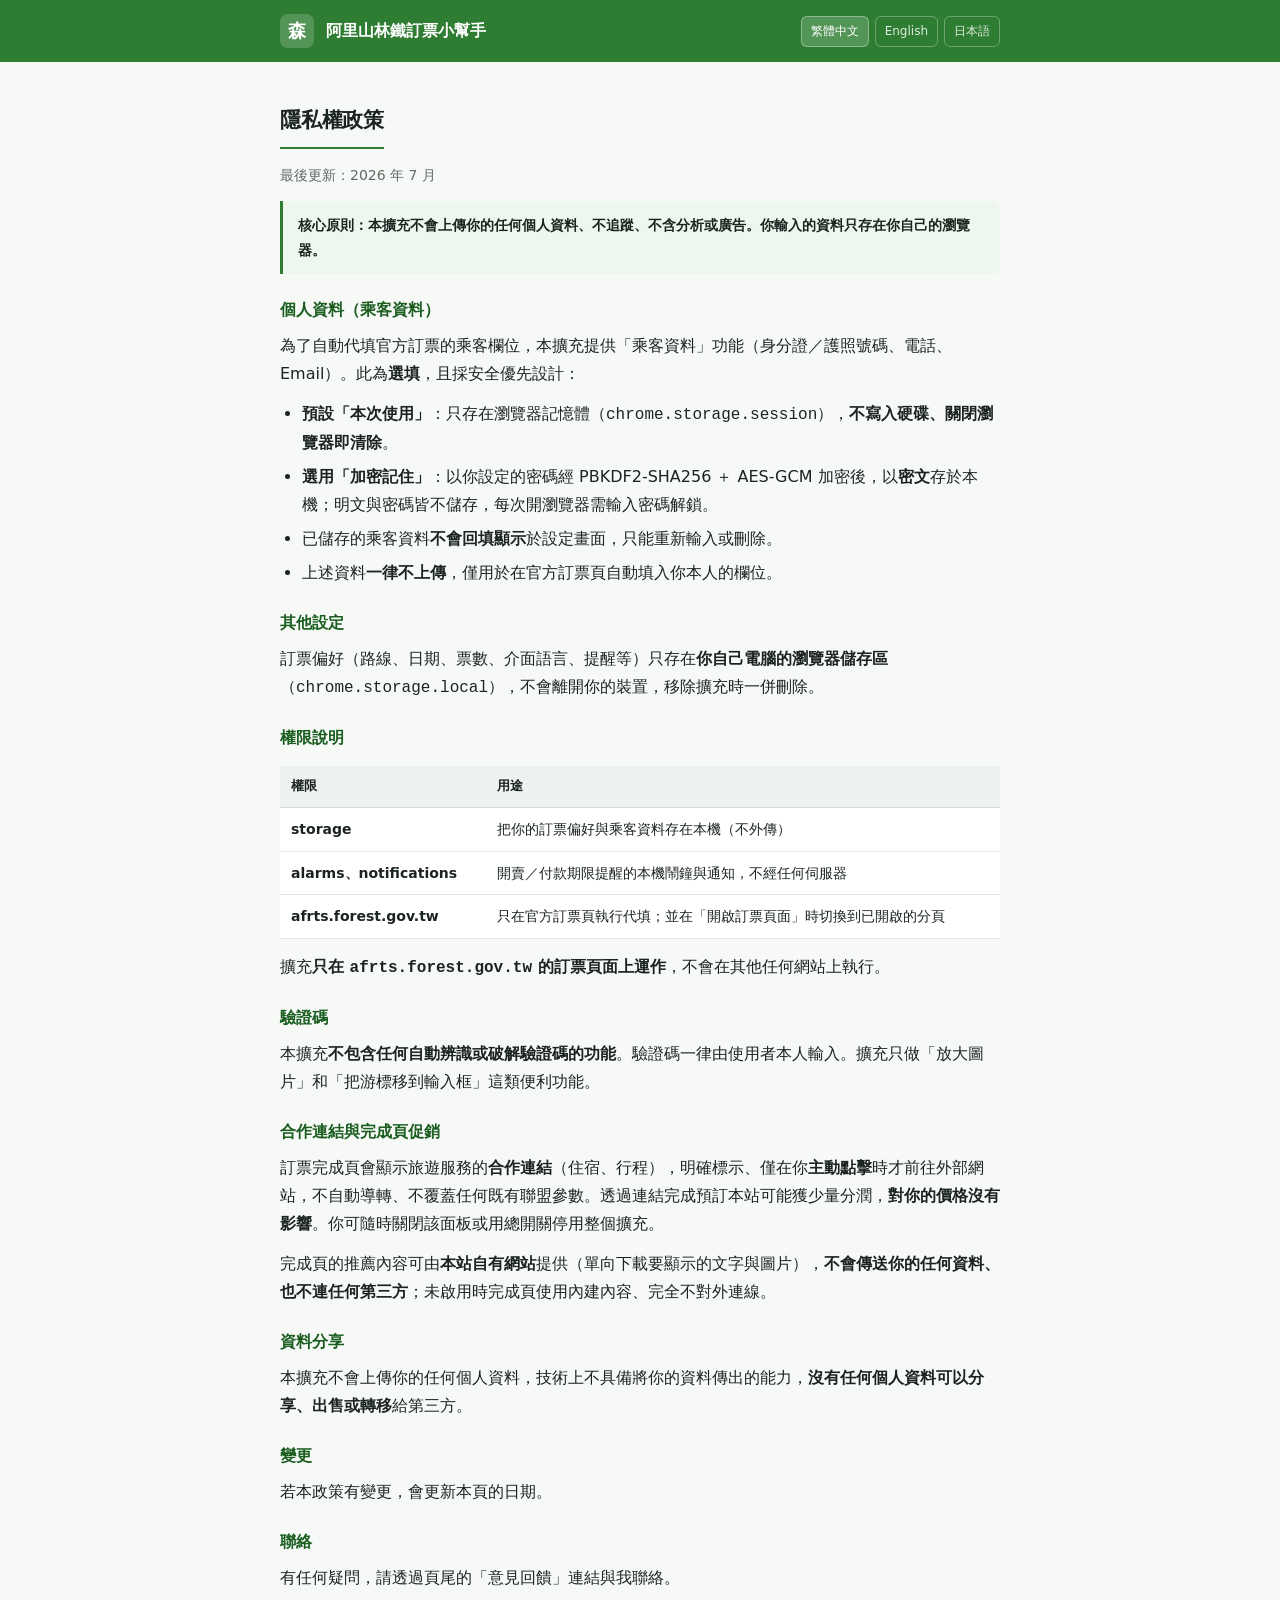
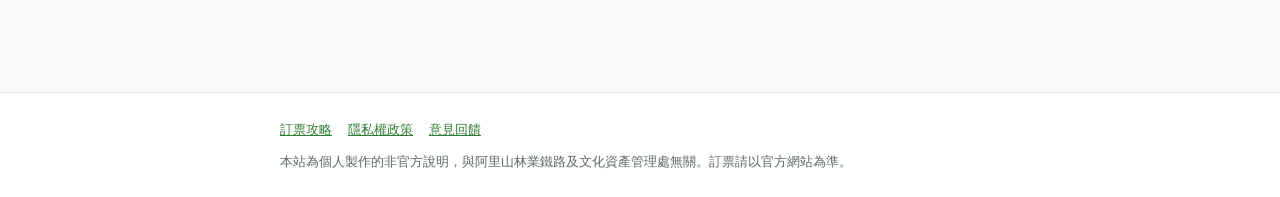
<file: privacy.html>
<!DOCTYPE html>
<html lang="zh-Hant-TW">
<head>
<meta charset="UTF-8">
<meta name="viewport" content="width=device-width, initial-scale=1">
<title>隱私權政策 — 阿里山林鐵訂票小幫手</title>
<meta name="description" content="本擴充不上傳你的任何個人資料、不追蹤、不含分析或廣告；輸入的資料只存在你的瀏覽器。">
<link rel="stylesheet" href="style.css">
</head>
<body>
<header><div class="wrap">
  <div class="logo">森</div>
  <div class="site">阿里山林鐵訂票小幫手</div>
  <nav><a href="" aria-current="page">繁體中文</a><a href="en/">English</a><a href="ja/">日本語</a></nav>
</div></header>

<main><div class="wrap">
<section>
<h2>隱私權政策</h2>
<p style="color:var(--muted);font-size:14px">最後更新：2026 年 7 月</p>

<div class="tip"><strong>核心原則：本擴充不會上傳你的任何個人資料、不追蹤、不含分析或廣告。你輸入的資料只存在你自己的瀏覽器。</strong></div>

<h3>個人資料（乘客資料）</h3>
<p>為了自動代填官方訂票的乘客欄位，本擴充提供「乘客資料」功能（身分證／護照號碼、電話、Email）。此為<strong>選填</strong>，且採安全優先設計：</p>
<ul>
<li><strong>預設「本次使用」</strong>：只存在瀏覽器記憶體（<code>chrome.storage.session</code>），<strong>不寫入硬碟、關閉瀏覽器即清除</strong>。</li>
<li><strong>選用「加密記住」</strong>：以你設定的密碼經 PBKDF2-SHA256 ＋ AES-GCM 加密後，以<strong>密文</strong>存於本機；明文與密碼皆不儲存，每次開瀏覽器需輸入密碼解鎖。</li>
<li>已儲存的乘客資料<strong>不會回填顯示</strong>於設定畫面，只能重新輸入或刪除。</li>
<li>上述資料<strong>一律不上傳</strong>，僅用於在官方訂票頁自動填入你本人的欄位。</li>
</ul>

<h3>其他設定</h3>
<p>訂票偏好（路線、日期、票數、介面語言、提醒等）只存在<strong>你自己電腦的瀏覽器儲存區</strong>（<code>chrome.storage.local</code>），不會離開你的裝置，移除擴充時一併刪除。</p>

<h3>權限說明</h3>
<table>
<tr><th>權限</th><th>用途</th></tr>
<tr><td>storage</td><td>把你的訂票偏好與乘客資料存在本機（不外傳）</td></tr>
<tr><td>alarms、notifications</td><td>開賣／付款期限提醒的本機鬧鐘與通知，不經任何伺服器</td></tr>
<tr><td>afrts.forest.gov.tw</td><td>只在官方訂票頁執行代填；並在「開啟訂票頁面」時切換到已開啟的分頁</td></tr>
</table>
<p>擴充<strong>只在 <code>afrts.forest.gov.tw</code> 的訂票頁面上運作</strong>，不會在其他任何網站上執行。</p>

<h3>驗證碼</h3>
<p>本擴充<strong>不包含任何自動辨識或破解驗證碼的功能</strong>。驗證碼一律由使用者本人輸入。擴充只做「放大圖片」和「把游標移到輸入框」這類便利功能。</p>

<h3>合作連結與完成頁促銷</h3>
<p>訂票完成頁會顯示旅遊服務的<strong>合作連結</strong>（住宿、行程），明確標示、僅在你<strong>主動點擊</strong>時才前往外部網站，不自動導轉、不覆蓋任何既有聯盟參數。透過連結完成預訂本站可能獲少量分潤，<strong>對你的價格沒有影響</strong>。你可隨時關閉該面板或用總開關停用整個擴充。</p>
<p>完成頁的推薦內容可由<strong>本站自有網站</strong>提供（單向下載要顯示的文字與圖片），<strong>不會傳送你的任何資料、也不連任何第三方</strong>；未啟用時完成頁使用內建內容、完全不對外連線。</p>

<h3>資料分享</h3>
<p>本擴充不會上傳你的任何個人資料，技術上不具備將你的資料傳出的能力，<strong>沒有任何個人資料可以分享、出售或轉移</strong>給第三方。</p>

<h3>變更</h3>
<p>若本政策有變更，會更新本頁的日期。</p>

<h3>聯絡</h3>
<p>有任何疑問，請透過頁尾的「意見回饋」連結與我聯絡。</p>
</section>
</div></main>

<footer><div class="wrap">
  <div class="row">
    <a href="">訂票攻略</a>
    <a href="privacy.html">隱私權政策</a>
    <a href="https://forms.gle/dLrvJ3eKrvngnvsg6" target="_blank" rel="noopener noreferrer">意見回饋</a>
  </div>
  <div>本站為個人製作的非官方說明，與阿里山林業鐵路及文化資產管理處無關。訂票請以官方網站為準。</div>
</div></footer>
</body>
</html>
</file>
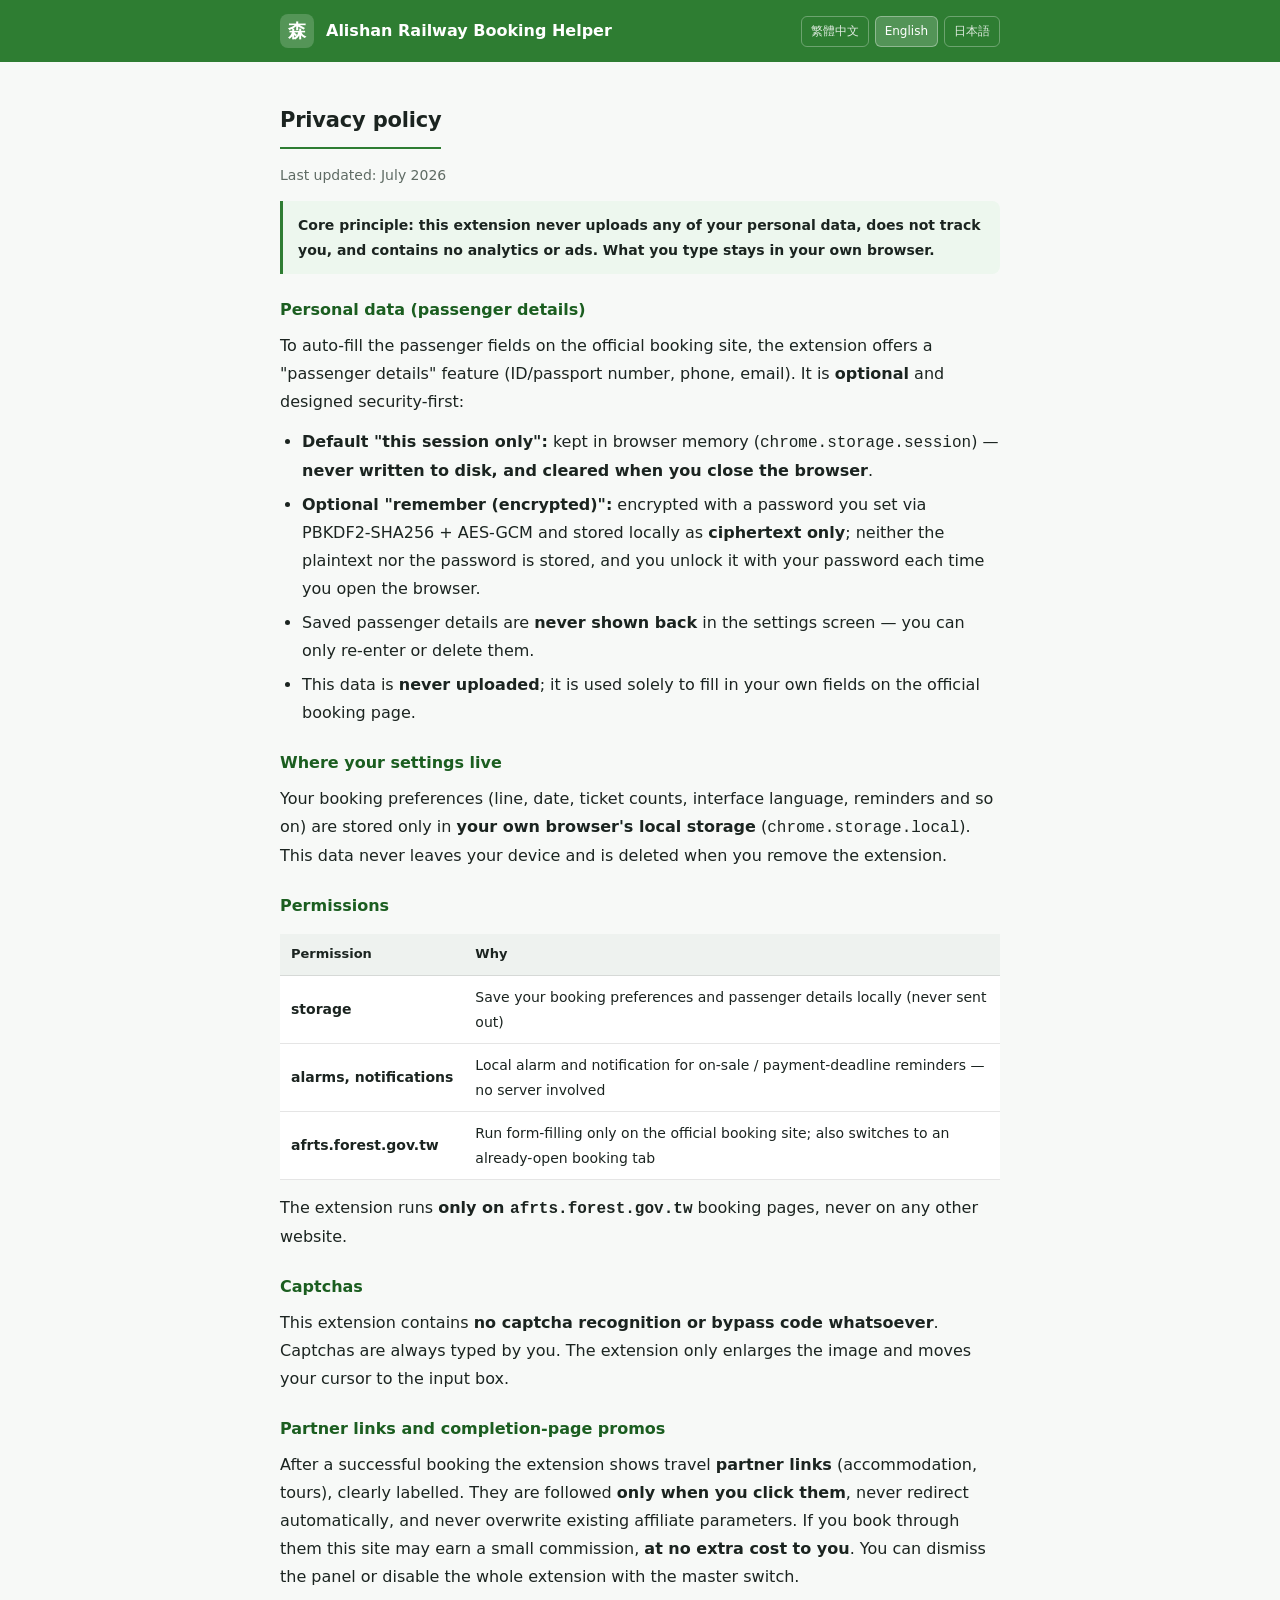
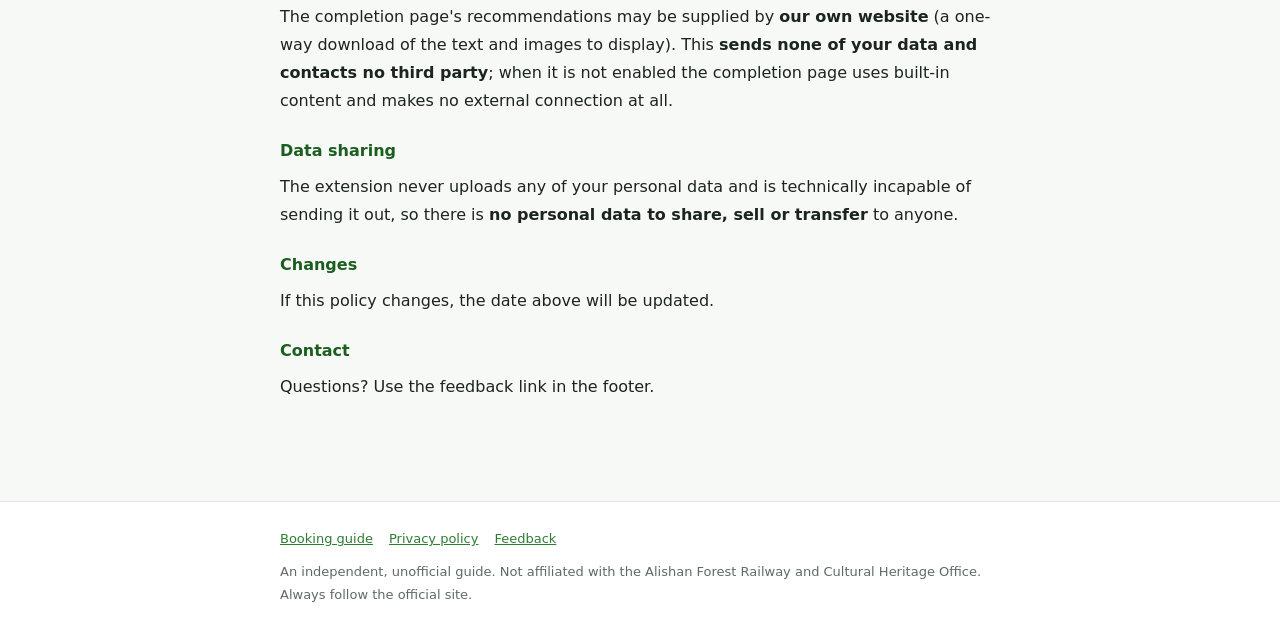
<file: en/privacy.html>
<!DOCTYPE html>
<html lang="en">
<head>
<meta charset="UTF-8">
<meta name="viewport" content="width=device-width, initial-scale=1">
<title>Privacy policy — Alishan Railway Booking Helper</title>
<meta name="description" content="This extension never uploads your personal data, does not track you, and contains no analytics or ads.">
<link rel="stylesheet" href="../style.css">
</head>
<body>
<header><div class="wrap">
  <div class="logo">森</div>
  <div class="site">Alishan Railway Booking Helper</div>
  <nav><a href="../">繁體中文</a><a href="../en/" aria-current="page">English</a><a href="../ja/">日本語</a></nav>
</div></header>

<main><div class="wrap">
<section>
<h2>Privacy policy</h2>
<p style="color:var(--muted);font-size:14px">Last updated: July 2026</p>

<div class="tip"><strong>Core principle: this extension never uploads any of your personal data, does not track you, and contains no analytics or ads. What you type stays in your own browser.</strong></div>

<h3>Personal data (passenger details)</h3>
<p>To auto-fill the passenger fields on the official booking site, the extension offers a "passenger details" feature (ID/passport number, phone, email). It is <strong>optional</strong> and designed security-first:</p>
<ul>
<li><strong>Default "this session only":</strong> kept in browser memory (<code>chrome.storage.session</code>) — <strong>never written to disk, and cleared when you close the browser</strong>.</li>
<li><strong>Optional "remember (encrypted)":</strong> encrypted with a password you set via PBKDF2-SHA256 + AES-GCM and stored locally as <strong>ciphertext only</strong>; neither the plaintext nor the password is stored, and you unlock it with your password each time you open the browser.</li>
<li>Saved passenger details are <strong>never shown back</strong> in the settings screen — you can only re-enter or delete them.</li>
<li>This data is <strong>never uploaded</strong>; it is used solely to fill in your own fields on the official booking page.</li>
</ul>

<h3>Where your settings live</h3>
<p>Your booking preferences (line, date, ticket counts, interface language, reminders and so on) are stored only in <strong>your own browser's local storage</strong> (<code>chrome.storage.local</code>). This data never leaves your device and is deleted when you remove the extension.</p>

<h3>Permissions</h3>
<table>
<tr><th>Permission</th><th>Why</th></tr>
<tr><td>storage</td><td>Save your booking preferences and passenger details locally (never sent out)</td></tr>
<tr><td>alarms, notifications</td><td>Local alarm and notification for on-sale / payment-deadline reminders — no server involved</td></tr>
<tr><td>afrts.forest.gov.tw</td><td>Run form-filling only on the official booking site; also switches to an already-open booking tab</td></tr>
</table>
<p>The extension runs <strong>only on <code>afrts.forest.gov.tw</code></strong> booking pages, never on any other website.</p>

<h3>Captchas</h3>
<p>This extension contains <strong>no captcha recognition or bypass code whatsoever</strong>. Captchas are always typed by you. The extension only enlarges the image and moves your cursor to the input box.</p>

<h3>Partner links and completion-page promos</h3>
<p>After a successful booking the extension shows travel <strong>partner links</strong> (accommodation, tours), clearly labelled. They are followed <strong>only when you click them</strong>, never redirect automatically, and never overwrite existing affiliate parameters. If you book through them this site may earn a small commission, <strong>at no extra cost to you</strong>. You can dismiss the panel or disable the whole extension with the master switch.</p>
<p>The completion page's recommendations may be supplied by <strong>our own website</strong> (a one-way download of the text and images to display). This <strong>sends none of your data and contacts no third party</strong>; when it is not enabled the completion page uses built-in content and makes no external connection at all.</p>

<h3>Data sharing</h3>
<p>The extension never uploads any of your personal data and is technically incapable of sending it out, so there is <strong>no personal data to share, sell or transfer</strong> to anyone.</p>

<h3>Changes</h3>
<p>If this policy changes, the date above will be updated.</p>

<h3>Contact</h3>
<p>Questions? Use the feedback link in the footer.</p>
</section>
</div></main>

<footer><div class="wrap">
  <div class="row">
    <a href="../en/">Booking guide</a>
    <a href="../en/privacy.html">Privacy policy</a>
    <a href="https://forms.gle/dLrvJ3eKrvngnvsg6" target="_blank" rel="noopener noreferrer">Feedback</a>
  </div>
  <div>An independent, unofficial guide. Not affiliated with the Alishan Forest Railway and Cultural Heritage Office. Always follow the official site.</div>
</div></footer>
</body>
</html>
</file>
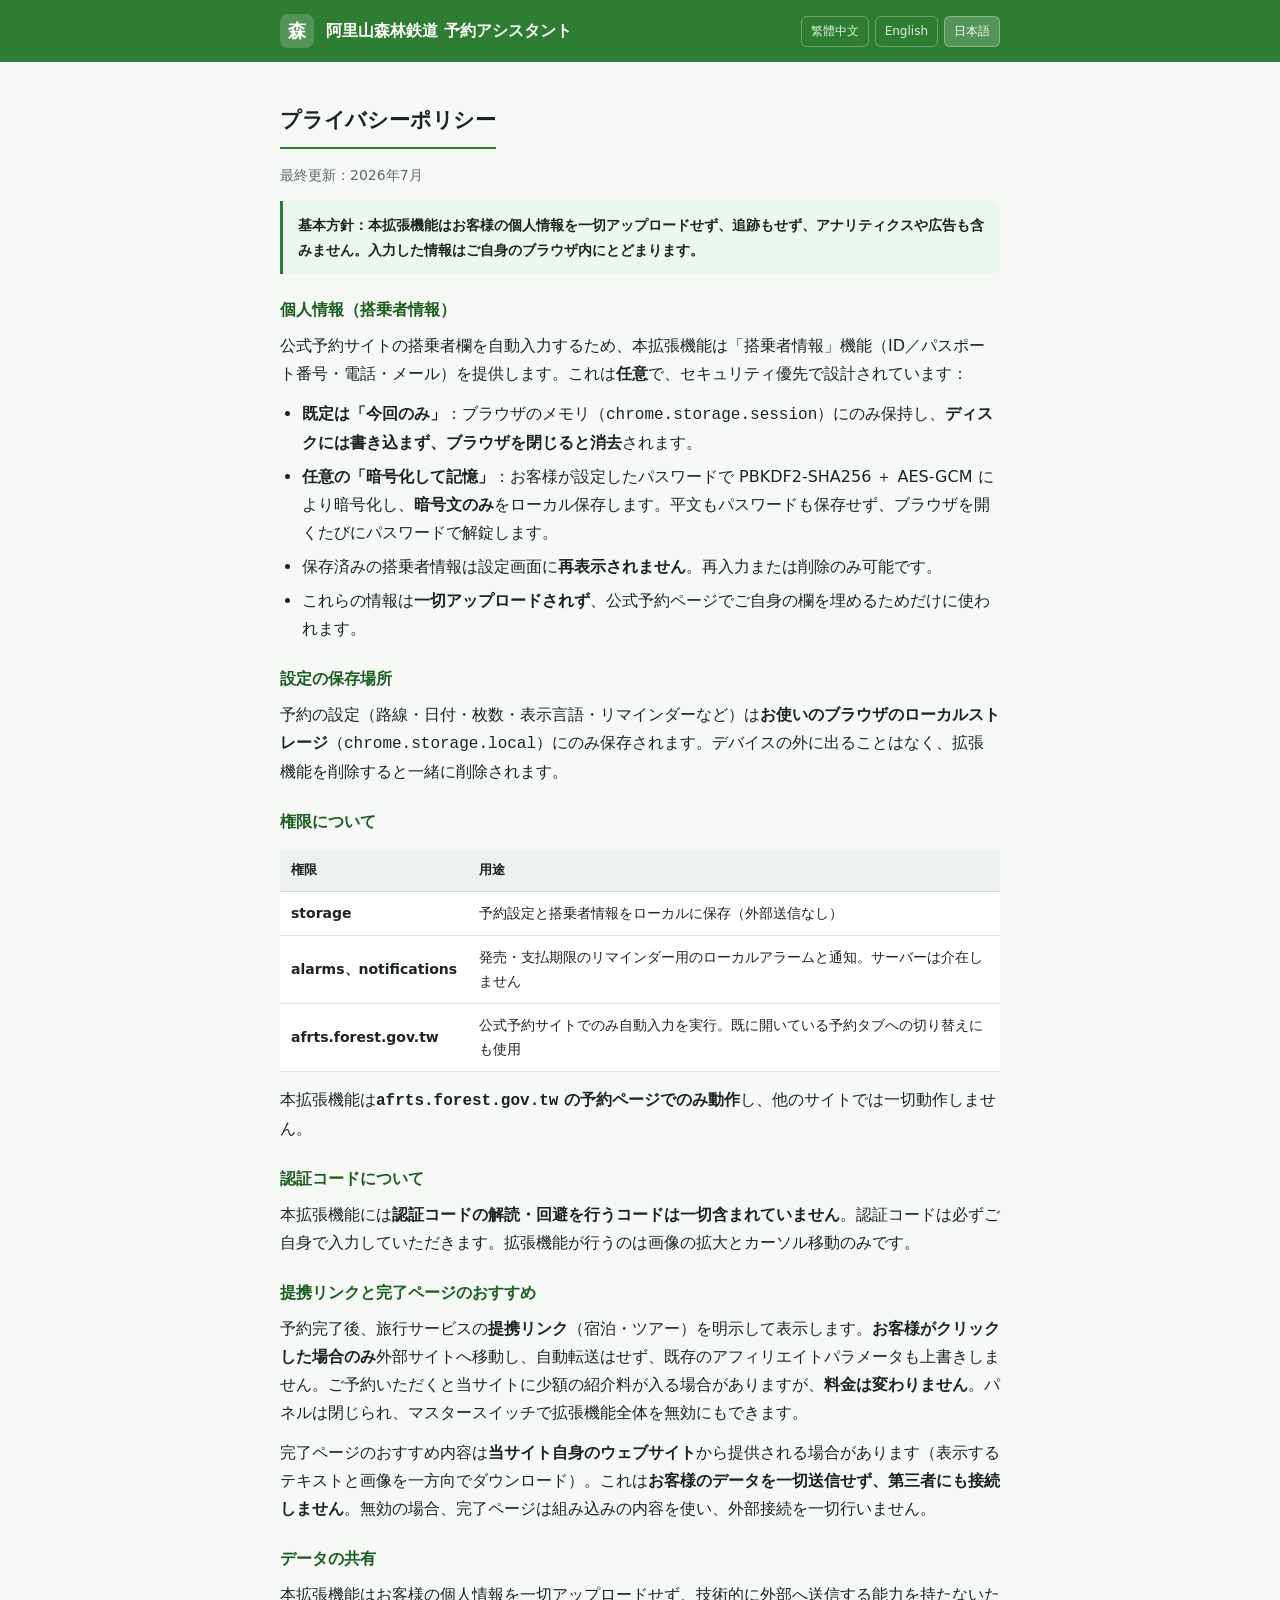
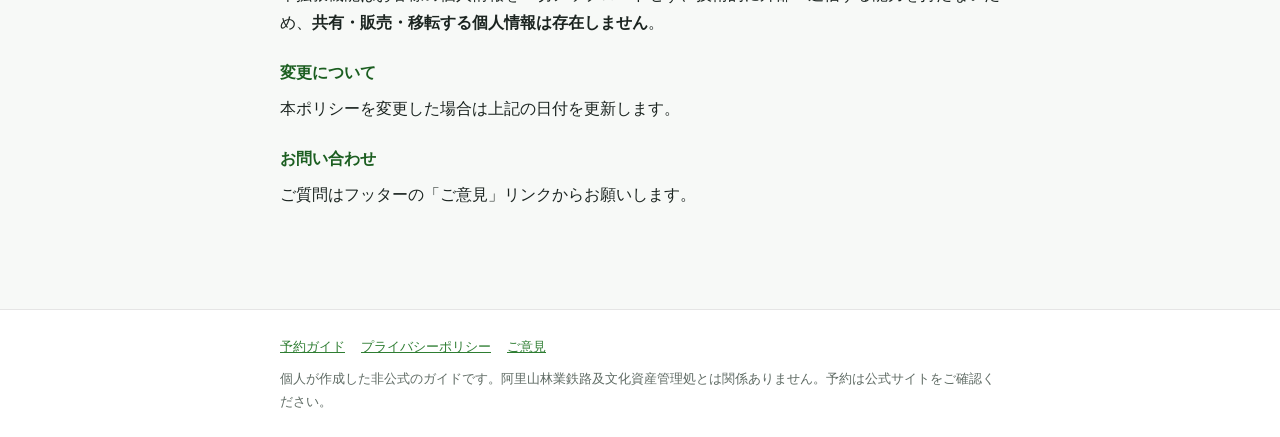
<file: ja/privacy.html>
<!DOCTYPE html>
<html lang="ja">
<head>
<meta charset="UTF-8">
<meta name="viewport" content="width=device-width, initial-scale=1">
<title>プライバシーポリシー — 阿里山森林鉄道 予約アシスタント</title>
<meta name="description" content="本拡張機能は個人情報をアップロードせず、追跡もアナリティクスも広告もありません。">
<link rel="stylesheet" href="../style.css">
</head>
<body>
<header><div class="wrap">
  <div class="logo">森</div>
  <div class="site">阿里山森林鉄道 予約アシスタント</div>
  <nav><a href="../">繁體中文</a><a href="../en/">English</a><a href="../ja/" aria-current="page">日本語</a></nav>
</div></header>

<main><div class="wrap">
<section>
<h2>プライバシーポリシー</h2>
<p style="color:var(--muted);font-size:14px">最終更新：2026年7月</p>

<div class="tip"><strong>基本方針：本拡張機能はお客様の個人情報を一切アップロードせず、追跡もせず、アナリティクスや広告も含みません。入力した情報はご自身のブラウザ内にとどまります。</strong></div>

<h3>個人情報（搭乗者情報）</h3>
<p>公式予約サイトの搭乗者欄を自動入力するため、本拡張機能は「搭乗者情報」機能（ID／パスポート番号・電話・メール）を提供します。これは<strong>任意</strong>で、セキュリティ優先で設計されています：</p>
<ul>
<li><strong>既定は「今回のみ」</strong>：ブラウザのメモリ（<code>chrome.storage.session</code>）にのみ保持し、<strong>ディスクには書き込まず、ブラウザを閉じると消去</strong>されます。</li>
<li><strong>任意の「暗号化して記憶」</strong>：お客様が設定したパスワードで PBKDF2-SHA256 ＋ AES-GCM により暗号化し、<strong>暗号文のみ</strong>をローカル保存します。平文もパスワードも保存せず、ブラウザを開くたびにパスワードで解錠します。</li>
<li>保存済みの搭乗者情報は設定画面に<strong>再表示されません</strong>。再入力または削除のみ可能です。</li>
<li>これらの情報は<strong>一切アップロードされず</strong>、公式予約ページでご自身の欄を埋めるためだけに使われます。</li>
</ul>

<h3>設定の保存場所</h3>
<p>予約の設定（路線・日付・枚数・表示言語・リマインダーなど）は<strong>お使いのブラウザのローカルストレージ</strong>（<code>chrome.storage.local</code>）にのみ保存されます。デバイスの外に出ることはなく、拡張機能を削除すると一緒に削除されます。</p>

<h3>権限について</h3>
<table>
<tr><th>権限</th><th>用途</th></tr>
<tr><td>storage</td><td>予約設定と搭乗者情報をローカルに保存（外部送信なし）</td></tr>
<tr><td>alarms、notifications</td><td>発売・支払期限のリマインダー用のローカルアラームと通知。サーバーは介在しません</td></tr>
<tr><td>afrts.forest.gov.tw</td><td>公式予約サイトでのみ自動入力を実行。既に開いている予約タブへの切り替えにも使用</td></tr>
</table>
<p>本拡張機能は<strong><code>afrts.forest.gov.tw</code> の予約ページでのみ動作</strong>し、他のサイトでは一切動作しません。</p>

<h3>認証コードについて</h3>
<p>本拡張機能には<strong>認証コードの解読・回避を行うコードは一切含まれていません</strong>。認証コードは必ずご自身で入力していただきます。拡張機能が行うのは画像の拡大とカーソル移動のみです。</p>

<h3>提携リンクと完了ページのおすすめ</h3>
<p>予約完了後、旅行サービスの<strong>提携リンク</strong>（宿泊・ツアー）を明示して表示します。<strong>お客様がクリックした場合のみ</strong>外部サイトへ移動し、自動転送はせず、既存のアフィリエイトパラメータも上書きしません。ご予約いただくと当サイトに少額の紹介料が入る場合がありますが、<strong>料金は変わりません</strong>。パネルは閉じられ、マスタースイッチで拡張機能全体を無効にもできます。</p>
<p>完了ページのおすすめ内容は<strong>当サイト自身のウェブサイト</strong>から提供される場合があります（表示するテキストと画像を一方向でダウンロード）。これは<strong>お客様のデータを一切送信せず、第三者にも接続しません</strong>。無効の場合、完了ページは組み込みの内容を使い、外部接続を一切行いません。</p>

<h3>データの共有</h3>
<p>本拡張機能はお客様の個人情報を一切アップロードせず、技術的に外部へ送信する能力を持たないため、<strong>共有・販売・移転する個人情報は存在しません</strong>。</p>

<h3>変更について</h3>
<p>本ポリシーを変更した場合は上記の日付を更新します。</p>

<h3>お問い合わせ</h3>
<p>ご質問はフッターの「ご意見」リンクからお願いします。</p>
</section>
</div></main>

<footer><div class="wrap">
  <div class="row">
    <a href="../ja/">予約ガイド</a>
    <a href="../ja/privacy.html">プライバシーポリシー</a>
    <a href="https://forms.gle/dLrvJ3eKrvngnvsg6" target="_blank" rel="noopener noreferrer">ご意見</a>
  </div>
  <div>個人が作成した非公式のガイドです。阿里山林業鉄路及文化資産管理処とは関係ありません。予約は公式サイトをご確認ください。</div>
</div></footer>
</body>
</html>
</file>
<file: style.css>
/* 阿里山林鐵訂票攻略 — 共用樣式
   零外部資源：不載入任何字型 / CDN / 追蹤腳本 */
:root{
  --primary:#2e7d32; --primary-dark:#1b5e20; --accent:#d84315;
  --text:#1b2420; --muted:#5f6b64; --faint:#8b968f;
  --bg:#f7f9f7; --card:#fff; --line:rgba(0,0,0,.10);
  --warn:#e65100; --warn-bg:#fff4e5; --ok-bg:#edf7ee;
  --max:760px;
}
*{box-sizing:border-box;margin:0;padding:0}
html{scroll-behavior:smooth}
body{
  font-family:-apple-system,"Noto Sans TC","Noto Sans JP","Microsoft JhengHei",system-ui,"Segoe UI",sans-serif;
  background:var(--bg);color:var(--text);line-height:1.75;font-size:16px;
}
.wrap{max-width:var(--max);margin:0 auto;padding:0 20px}

header{background:var(--primary);color:#fff;padding:14px 0}
header .wrap{display:flex;align-items:center;gap:12px;flex-wrap:wrap}
header .logo{width:34px;height:34px;background:rgba(255,255,255,.18);border-radius:8px;
  display:flex;align-items:center;justify-content:center;font-weight:700;font-size:18px;flex-shrink:0}
header .site{font-weight:700;font-size:16px;flex:1}
header nav{display:flex;gap:6px;flex-wrap:wrap}
header nav a{color:#fff;text-decoration:none;font-size:12px;opacity:.85;
  padding:4px 9px;border:1px solid rgba(255,255,255,.35);border-radius:6px}
header nav a:hover,header nav a[aria-current]{opacity:1;background:rgba(255,255,255,.18)}

.hero{background:var(--card);border-bottom:1px solid var(--line);padding:44px 0}
.hero h1{font-size:29px;line-height:1.35;margin-bottom:12px;letter-spacing:-.3px}
.hero p{color:var(--muted);font-size:16px;max-width:600px}
.cta{display:inline-flex;align-items:center;gap:8px;margin-top:22px;background:var(--primary);
  color:#fff;text-decoration:none;padding:12px 22px;border-radius:9px;font-weight:700;font-size:15px}
.cta:hover{background:var(--primary-dark)}
.cta-note{font-size:12px;color:var(--faint);margin-top:10px}

main{padding:40px 0 60px}
section{margin-bottom:40px}
h2{font-size:21px;margin-bottom:14px;padding-bottom:8px;border-bottom:2px solid var(--primary);
  display:inline-block;letter-spacing:-.2px}
h3{font-size:16px;margin:22px 0 8px;color:var(--primary-dark)}
p{margin-bottom:12px}
ul,ol{margin:0 0 14px 22px}
li{margin-bottom:6px}
strong{font-weight:700}

.card{background:var(--card);border:1px solid var(--line);border-radius:12px;padding:20px;margin-bottom:16px}
.note{background:var(--warn-bg);border-left:3px solid var(--warn);padding:12px 15px;
  border-radius:0 8px 8px 0;font-size:14px;margin:14px 0}
.tip{background:var(--ok-bg);border-left:3px solid var(--primary);padding:12px 15px;
  border-radius:0 8px 8px 0;font-size:14px;margin:14px 0}

table{width:100%;border-collapse:collapse;margin:14px 0;font-size:14px;background:var(--card)}
th,td{padding:9px 11px;text-align:left;border-bottom:1px solid var(--line)}
th{background:#eef2ef;font-weight:600;font-size:13px}
td:first-child{font-weight:600;white-space:nowrap}

.faq{border-bottom:1px solid var(--line);padding:14px 0}
.faq:last-child{border-bottom:none}
.faq b{display:block;margin-bottom:5px;font-size:15px}
.faq span{color:var(--muted);font-size:14px}

.links{display:grid;gap:10px;grid-template-columns:1fr 1fr}
@media(max-width:600px){.links{grid-template-columns:1fr}.hero h1{font-size:23px}}
.links a{display:block;background:var(--card);border:1px solid var(--line);border-radius:10px;
  padding:14px 16px;text-decoration:none;color:var(--text)}
.links a:hover{border-color:var(--primary)}
.links b{display:block;font-size:14px;margin-bottom:2px}
.links span{font-size:12px;color:var(--muted)}

.disclose{background:#f0f2f0;border:1px dashed var(--line);border-radius:8px;
  padding:11px 14px;font-size:12px;color:var(--muted);margin:14px 0}

footer{background:#fff;border-top:1px solid var(--line);padding:26px 0;font-size:13px;color:var(--muted)}
footer a{color:var(--primary)}
footer .row{display:flex;gap:16px;flex-wrap:wrap;margin-bottom:10px}
</file>
